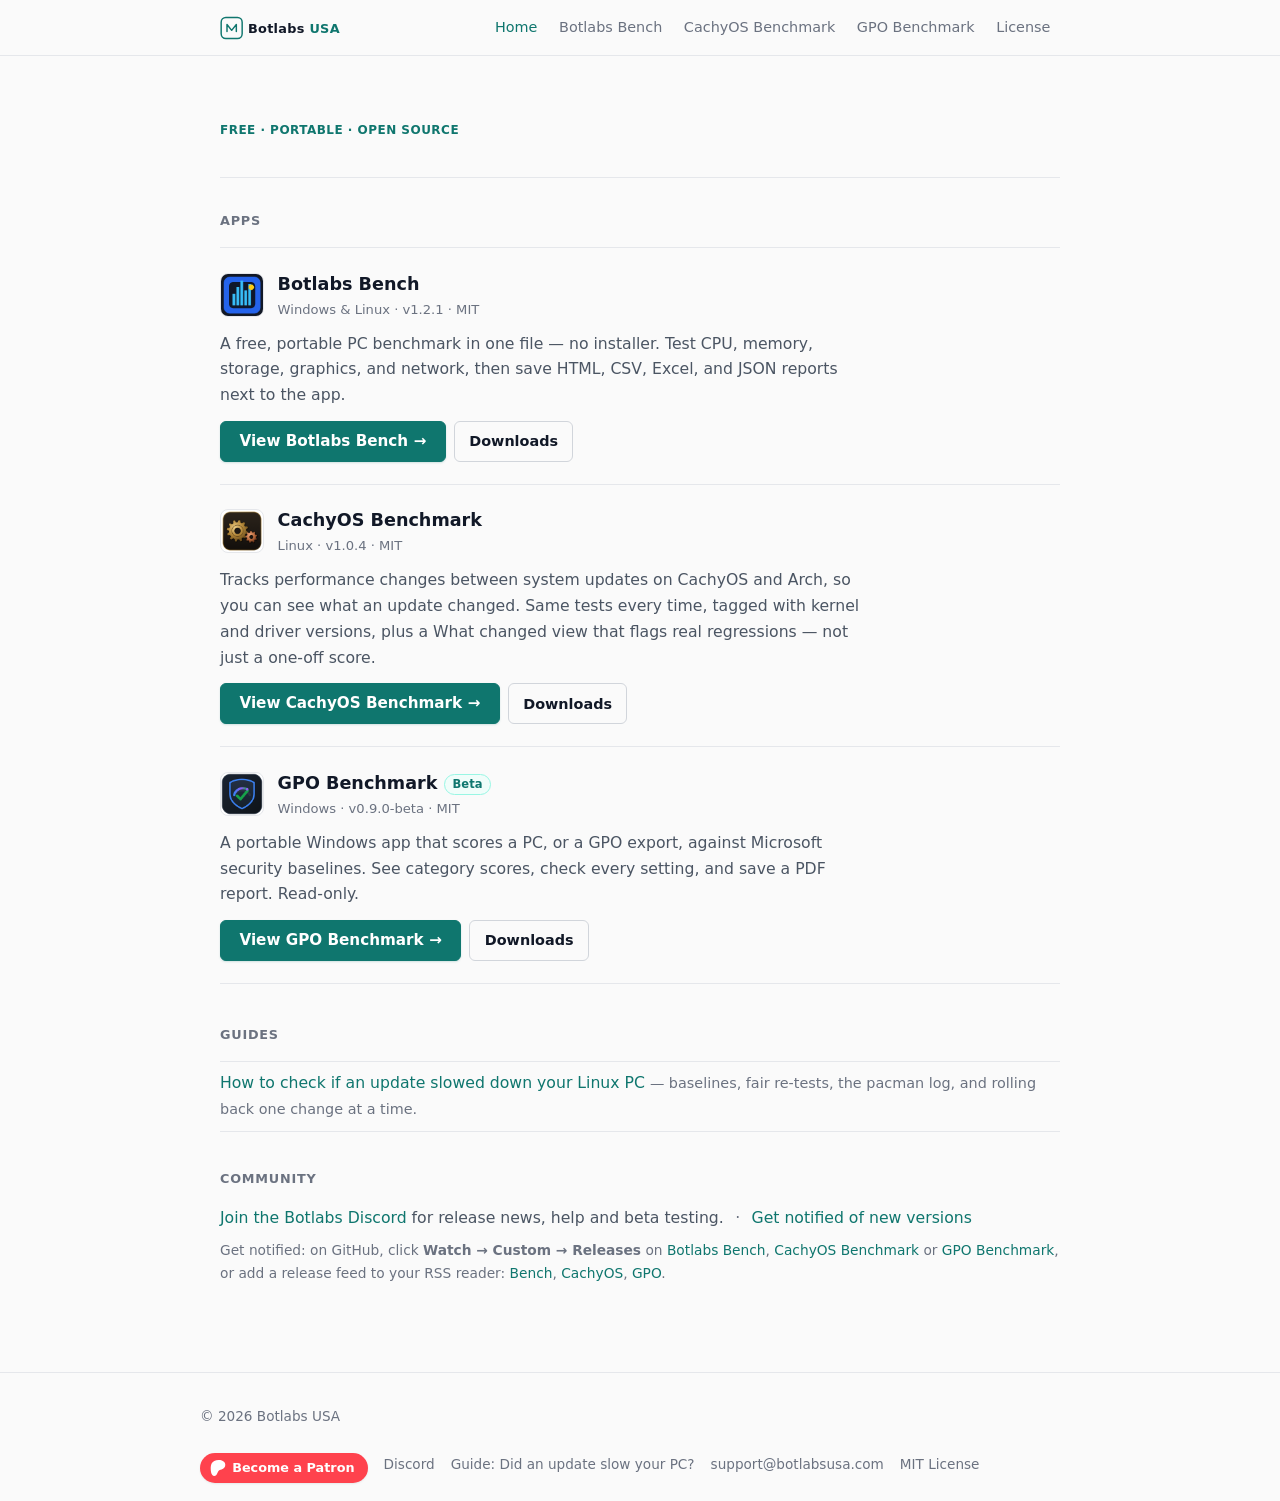
<file: index.html>
<!DOCTYPE html>
<html lang="en">
<head>
  <meta charset="utf-8">
  <meta name="viewport" content="width=device-width, initial-scale=1">
  <title>Botlabs USA — Free, portable PC apps and benchmarks</title>
  <meta name="description" content="Free, portable PC apps from Botlabs USA: Botlabs Bench (Windows &amp; Linux benchmark), CachyOS Benchmark (track performance between updates) and GPO Benchmark.">
  <link rel="canonical" href="https://botlabsusa.com/">
  <meta name="theme-color" content="#fafafa">
  <meta property="og:type" content="website">
  <meta property="og:site_name" content="Botlabs USA">
  <meta property="og:locale" content="en_US">
  <meta property="og:title" content="Botlabs USA — Free, portable PC apps">
  <meta property="og:description" content="Free, open-source PC apps: Botlabs Bench, CachyOS Benchmark and GPO Benchmark. Download, run, compare.">
  <meta property="og:url" content="https://botlabsusa.com/">
  <meta property="og:image" content="https://botlabsusa.com/assets/social/site.png">
  <meta property="og:image:width" content="1280">
  <meta property="og:image:height" content="640">
  <meta property="og:image:alt" content="Botlabs USA — free, portable PC apps">
  <meta name="twitter:card" content="summary_large_image">
  <meta name="twitter:title" content="Botlabs USA — Free, portable PC apps">
  <meta name="twitter:description" content="Free, open-source PC apps: Botlabs Bench, CachyOS Benchmark and GPO Benchmark. Download, run, compare.">
  <meta name="twitter:image" content="https://botlabsusa.com/assets/social/site.png">
  <meta name="twitter:image:alt" content="Botlabs USA — free, portable PC apps">
  <script type="application/ld+json">
{
  "@context": "https://schema.org",
  "@type": "Organization",
  "name": "Botlabs USA",
  "url": "https://botlabsusa.com/",
  "logo": "https://botlabsusa.com/assets/social/site.png",
  "email": "support@botlabsusa.com",
  "sameAs": [
    "https://github.com/botlabsusa",
    "https://www.patreon.com/botlabs",
    "https://discord.gg/YdHBtghbmr"
  ]
}
  </script>
  <script type="application/ld+json">
{
  "@context": "https://schema.org",
  "@type": "WebSite",
  "name": "Botlabs USA",
  "url": "https://botlabsusa.com/"
}
  </script>
  <link rel="icon" href="/assets/favicon.svg" type="image/svg+xml">
  <link rel="stylesheet" href="/css/style.css">
</head>
<body>
  <a class="skip-link" href="#main">Skip to content</a>
  <header class="site-header">
    <div class="header-inner">
      <a class="logo-link" href="/" aria-label="Botlabs USA home">
        <img src="/assets/logo.svg" alt="Botlabs USA" width="200" height="40">
      </a>
      <button class="nav-toggle" type="button" aria-expanded="false" aria-controls="site-nav" aria-label="Menu">☰</button>
      <nav id="site-nav" class="nav" aria-label="Primary">
        <a href="/" aria-current="page">Home</a>
        <a href="/apps/botlabs-bench.html">Botlabs Bench</a>
        <a href="/apps/cachyos-benchmark.html">CachyOS Benchmark</a>
        <a href="/apps/gpo-benchmark.html">GPO Benchmark</a>
        <a href="/license.html">License</a>
      </nav>
    </div>
  </header>

  <main id="main">
    <div class="container">
      <section class="hero">
        <h1 class="visually-hidden">Botlabs USA: free, portable PC apps and benchmarks</h1>
        <span class="hero-badge">Free · Portable · Open source</span>
      </section>

      <h2 class="section-title" id="apps">Apps</h2>
      <div class="app-grid">
        <article class="app-card">
          <div class="app-card-header">
            <img src="/assets/botlabsbench.png" width="56" height="56" alt="">
            <div>
              <h2><a class="app-title" href="/apps/botlabs-bench.html">Botlabs Bench</a></h2>
              <div class="meta">Windows &amp; Linux · v1.2.1 · MIT</div>
            </div>
          </div>
          <p>
            A free, portable PC benchmark in one file — no installer. Test CPU, memory, storage,
            graphics, and network, then save HTML, CSV, Excel, and JSON reports next to the app.
          </p>
          <div class="card-actions">
            <a class="btn btn-primary btn-view" href="/apps/botlabs-bench.html">View Botlabs Bench <span aria-hidden="true">→</span></a>
            <a class="btn btn-secondary" href="/apps/botlabs-bench.html#downloads">Downloads</a>
          </div>
        </article>

        <article class="app-card">
          <div class="app-card-header">
            <img src="/assets/icons/cachyos-benchmark/cachy-bench-plate-256.png" width="56" height="56" alt="">
            <div>
              <h2><a class="app-title" href="/apps/cachyos-benchmark.html">CachyOS Benchmark</a></h2>
              <div class="meta">Linux · v1.0.4 · MIT</div>
            </div>
          </div>
          <p>
            Tracks performance changes between system updates on CachyOS and Arch, so you can see what an update changed.
            Same tests every time, tagged with kernel and driver versions, plus a What changed
            view that flags real regressions — not just a one-off score.
          </p>
          <div class="card-actions">
            <a class="btn btn-primary btn-view" href="/apps/cachyos-benchmark.html">View CachyOS Benchmark <span aria-hidden="true">→</span></a>
            <a class="btn btn-secondary" href="/apps/cachyos-benchmark.html#downloads">Downloads</a>
          </div>
        </article>
        <article class="app-card">
          <div class="app-card-header">
            <img src="/assets/gpo-benchmark.png" width="56" height="56" alt="">
            <div>
              <h2><a class="app-title" href="/apps/gpo-benchmark.html">GPO Benchmark</a> <span class="badge badge-accent">Beta</span></h2>
              <div class="meta">Windows · v0.9.0-beta · MIT</div>
            </div>
          </div>
          <p>
            A portable Windows app that scores a PC, or a GPO export, against Microsoft security
            baselines. See category scores, check every setting, and save a PDF report. Read-only.
          </p>
          <div class="card-actions">
            <a class="btn btn-primary btn-view" href="/apps/gpo-benchmark.html">View GPO Benchmark <span aria-hidden="true">→</span></a>
            <a class="btn btn-secondary" href="/apps/gpo-benchmark.html#downloads">Downloads</a>
          </div>
        </article>
      </div>

      <h2 class="section-title" id="guides">Guides</h2>
      <ul class="guide-list">
        <li><a href="/guides/check-if-an-update-slowed-your-linux-pc.html">How to check if an update slowed down your Linux PC</a> <span class="meta">— baselines, fair re-tests, the pacman log, and rolling back one change at a time.</span></li>
      </ul>

      <section class="community" aria-labelledby="community-title">
        <h2 class="section-title" id="community-title">Community</h2>
        <p class="community-line">
          <a href="https://discord.gg/YdHBtghbmr" target="_blank" rel="noopener">Join the Botlabs Discord</a> for release news, help and beta testing.
          <span class="sep" aria-hidden="true">·</span>
          <a href="/#get-notified">Get notified of new versions</a>
        </p>
        <p class="community-line small" id="get-notified">
          Get notified: on GitHub, click <strong>Watch → Custom → Releases</strong> on
          <a href="https://github.com/botlabsusa/botlabs-bench">Botlabs Bench</a>,
          <a href="https://github.com/botlabsusa/cachyos-benchmark">CachyOS Benchmark</a> or
          <a href="https://github.com/botlabsusa/gpo-benchmark">GPO Benchmark</a>, or add a release feed to your RSS reader:
          <a href="https://github.com/botlabsusa/botlabs-bench/releases.atom">Bench</a>,
          <a href="https://github.com/botlabsusa/cachyos-benchmark/releases.atom">CachyOS</a>,
          <a href="https://github.com/botlabsusa/gpo-benchmark/releases.atom">GPO</a>.
        </p>
      </section>

    </div>
  </main>

  <footer class="site-footer">
    <div class="footer-inner">
      <p>© 2026 Botlabs USA</p>
      <div class="footer-links">
        <a class="patreon-badge" href="https://www.patreon.com/botlabs" target="_blank" rel="noopener" aria-label="Become a Patron on Patreon">
          <svg class="patreon-badge-icon" viewBox="0 0 24 24" aria-hidden="true" focusable="false" width="16" height="16">
            <path fill="currentColor" d="M22.957 7.21c-.004-3.064-2.391-5.576-5.191-6.482-3.478-1.125-8.064-.962-11.384.604C2.357 3.231 1.093 7.391 1.046 11.54c-.039 3.411.302 12.396 5.369 12.46 3.765.047 4.326-4.804 6.068-7.141 1.24-1.662 2.836-2.132 4.801-2.618 3.376-.836 5.678-3.501 5.673-7.031Z"/>
          </svg>
          <span>Become a Patron</span>
        </a>
        <a href="https://discord.gg/YdHBtghbmr" target="_blank" rel="noopener">Discord</a>
        <a href="/guides/check-if-an-update-slowed-your-linux-pc.html">Guide: Did an update slow your PC?</a>
        <a href="mailto:support@botlabsusa.com">support@botlabsusa.com</a>
        <a href="/license.html">MIT License</a>
      </div>
    </div>
  </footer>
  <script src="/js/main.js" defer></script>
<script data-goatcounter="https://botlabsusa.goatcounter.com/count" async src="https://gc.zgo.at/count.js"></script>
</body>
</html>
</file>
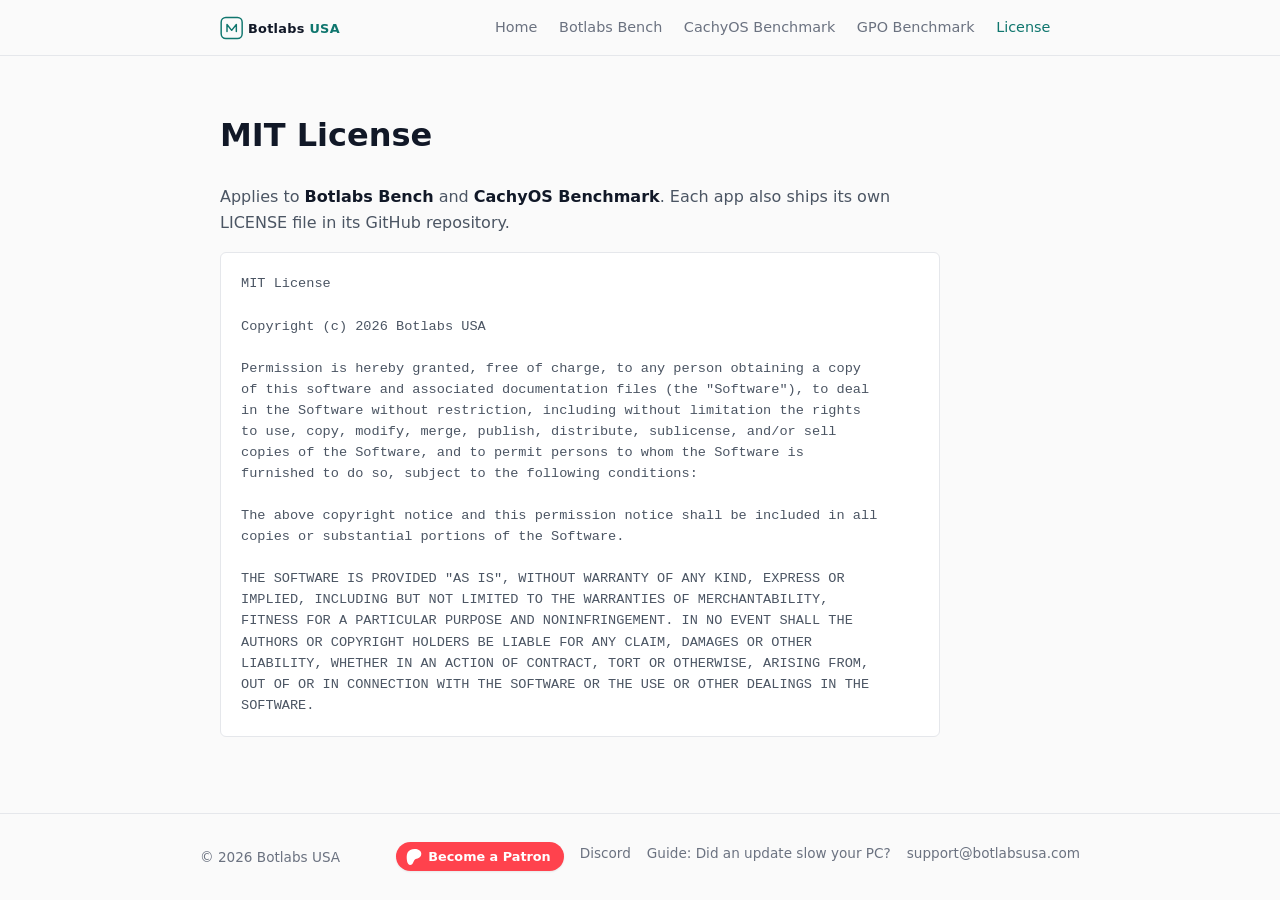
<file: license.html>
<!DOCTYPE html>
<html lang="en">
<head>
  <meta charset="utf-8">
  <meta name="viewport" content="width=device-width, initial-scale=1">
  <title>MIT License — Botlabs USA</title>
  <meta name="description" content="Botlabs Bench, CachyOS Benchmark and GPO Benchmark are free and open source under the MIT License from Botlabs USA.">
  <link rel="canonical" href="https://botlabsusa.com/license.html">
  <meta name="theme-color" content="#fafafa">
  <meta property="og:type" content="website">
  <meta property="og:site_name" content="Botlabs USA">
  <meta property="og:locale" content="en_US">
  <meta property="og:title" content="MIT License — Botlabs USA">
  <meta property="og:description" content="The MIT License for Botlabs Bench, CachyOS Benchmark and GPO Benchmark.">
  <meta property="og:url" content="https://botlabsusa.com/license.html">
  <meta property="og:image" content="https://botlabsusa.com/assets/social/site.png">
  <meta property="og:image:width" content="1280">
  <meta property="og:image:height" content="640">
  <meta property="og:image:alt" content="Botlabs USA — free, portable PC apps">
  <meta name="twitter:card" content="summary_large_image">
  <meta name="twitter:title" content="MIT License — Botlabs USA">
  <meta name="twitter:description" content="The MIT License for Botlabs Bench, CachyOS Benchmark and GPO Benchmark.">
  <meta name="twitter:image" content="https://botlabsusa.com/assets/social/site.png">
  <meta name="twitter:image:alt" content="Botlabs USA — free, portable PC apps">
  <link rel="icon" href="/assets/favicon.svg" type="image/svg+xml">
  <link rel="stylesheet" href="/css/style.css">
</head>
<body>
  <a class="skip-link" href="#main">Skip to content</a>
  <header class="site-header">
    <div class="header-inner">
      <a class="logo-link" href="/" aria-label="Botlabs USA home">
        <img src="/assets/logo.svg" alt="Botlabs USA" width="200" height="40">
      </a>
      <button class="nav-toggle" type="button" aria-expanded="false" aria-controls="site-nav" aria-label="Menu">☰</button>
      <nav id="site-nav" class="nav" aria-label="Primary">
        <a href="/">Home</a>
        <a href="/apps/botlabs-bench.html">Botlabs Bench</a>
        <a href="/apps/cachyos-benchmark.html">CachyOS Benchmark</a>
        <a href="/apps/gpo-benchmark.html">GPO Benchmark</a>
        <a href="/license.html" aria-current="page">License</a>
      </nav>
    </div>
  </header>

  <main id="main">
    <div class="container">
      <h1>MIT License</h1>
      <p class="prose">Applies to <strong>Botlabs Bench</strong> and <strong>CachyOS Benchmark</strong>. Each app also ships its own LICENSE file in its GitHub repository.</p>
      <div class="license-box">MIT License

Copyright (c) 2026 Botlabs USA

Permission is hereby granted, free of charge, to any person obtaining a copy
of this software and associated documentation files (the "Software"), to deal
in the Software without restriction, including without limitation the rights
to use, copy, modify, merge, publish, distribute, sublicense, and/or sell
copies of the Software, and to permit persons to whom the Software is
furnished to do so, subject to the following conditions:

The above copyright notice and this permission notice shall be included in all
copies or substantial portions of the Software.

THE SOFTWARE IS PROVIDED "AS IS", WITHOUT WARRANTY OF ANY KIND, EXPRESS OR
IMPLIED, INCLUDING BUT NOT LIMITED TO THE WARRANTIES OF MERCHANTABILITY,
FITNESS FOR A PARTICULAR PURPOSE AND NONINFRINGEMENT. IN NO EVENT SHALL THE
AUTHORS OR COPYRIGHT HOLDERS BE LIABLE FOR ANY CLAIM, DAMAGES OR OTHER
LIABILITY, WHETHER IN AN ACTION OF CONTRACT, TORT OR OTHERWISE, ARISING FROM,
OUT OF OR IN CONNECTION WITH THE SOFTWARE OR THE USE OR OTHER DEALINGS IN THE
SOFTWARE.</div>
    </div>
  </main>

  <footer class="site-footer">
    <div class="footer-inner">
      <p>© 2026 Botlabs USA</p>
      <div class="footer-links">
        <a class="patreon-badge" href="https://www.patreon.com/botlabs" target="_blank" rel="noopener" aria-label="Become a Patron on Patreon">
          <svg class="patreon-badge-icon" viewBox="0 0 24 24" aria-hidden="true" focusable="false" width="16" height="16">
            <path fill="currentColor" d="M22.957 7.21c-.004-3.064-2.391-5.576-5.191-6.482-3.478-1.125-8.064-.962-11.384.604C2.357 3.231 1.093 7.391 1.046 11.54c-.039 3.411.302 12.396 5.369 12.46 3.765.047 4.326-4.804 6.068-7.141 1.24-1.662 2.836-2.132 4.801-2.618 3.376-.836 5.678-3.501 5.673-7.031Z"/>
          </svg>
          <span>Become a Patron</span>
        </a>
        <a href="https://discord.gg/YdHBtghbmr" target="_blank" rel="noopener">Discord</a>
        <a href="/guides/check-if-an-update-slowed-your-linux-pc.html">Guide: Did an update slow your PC?</a>
        <a href="mailto:support@botlabsusa.com">support@botlabsusa.com</a>
      </div>
    </div>
  </footer>
  <script src="/js/main.js" defer></script>
<script data-goatcounter="https://botlabsusa.goatcounter.com/count" async src="https://gc.zgo.at/count.js"></script>
</body>
</html>
</file>
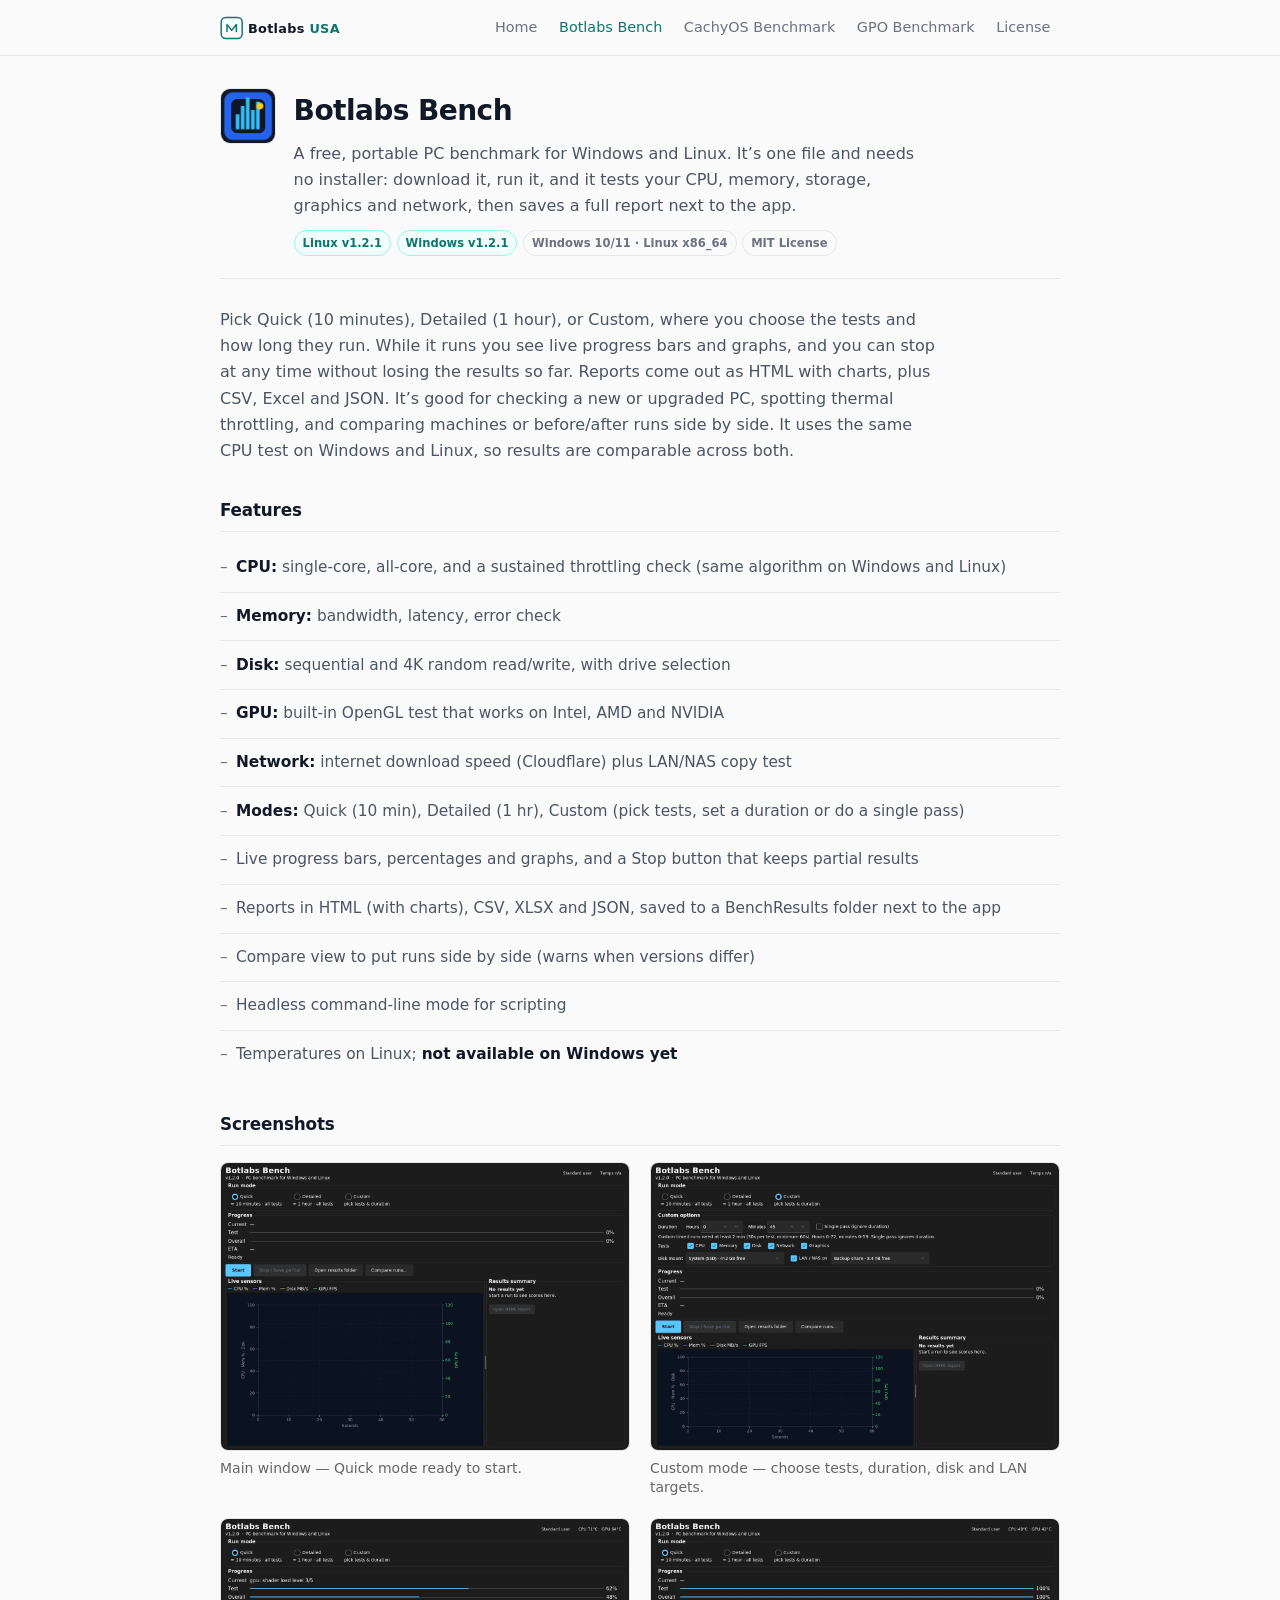
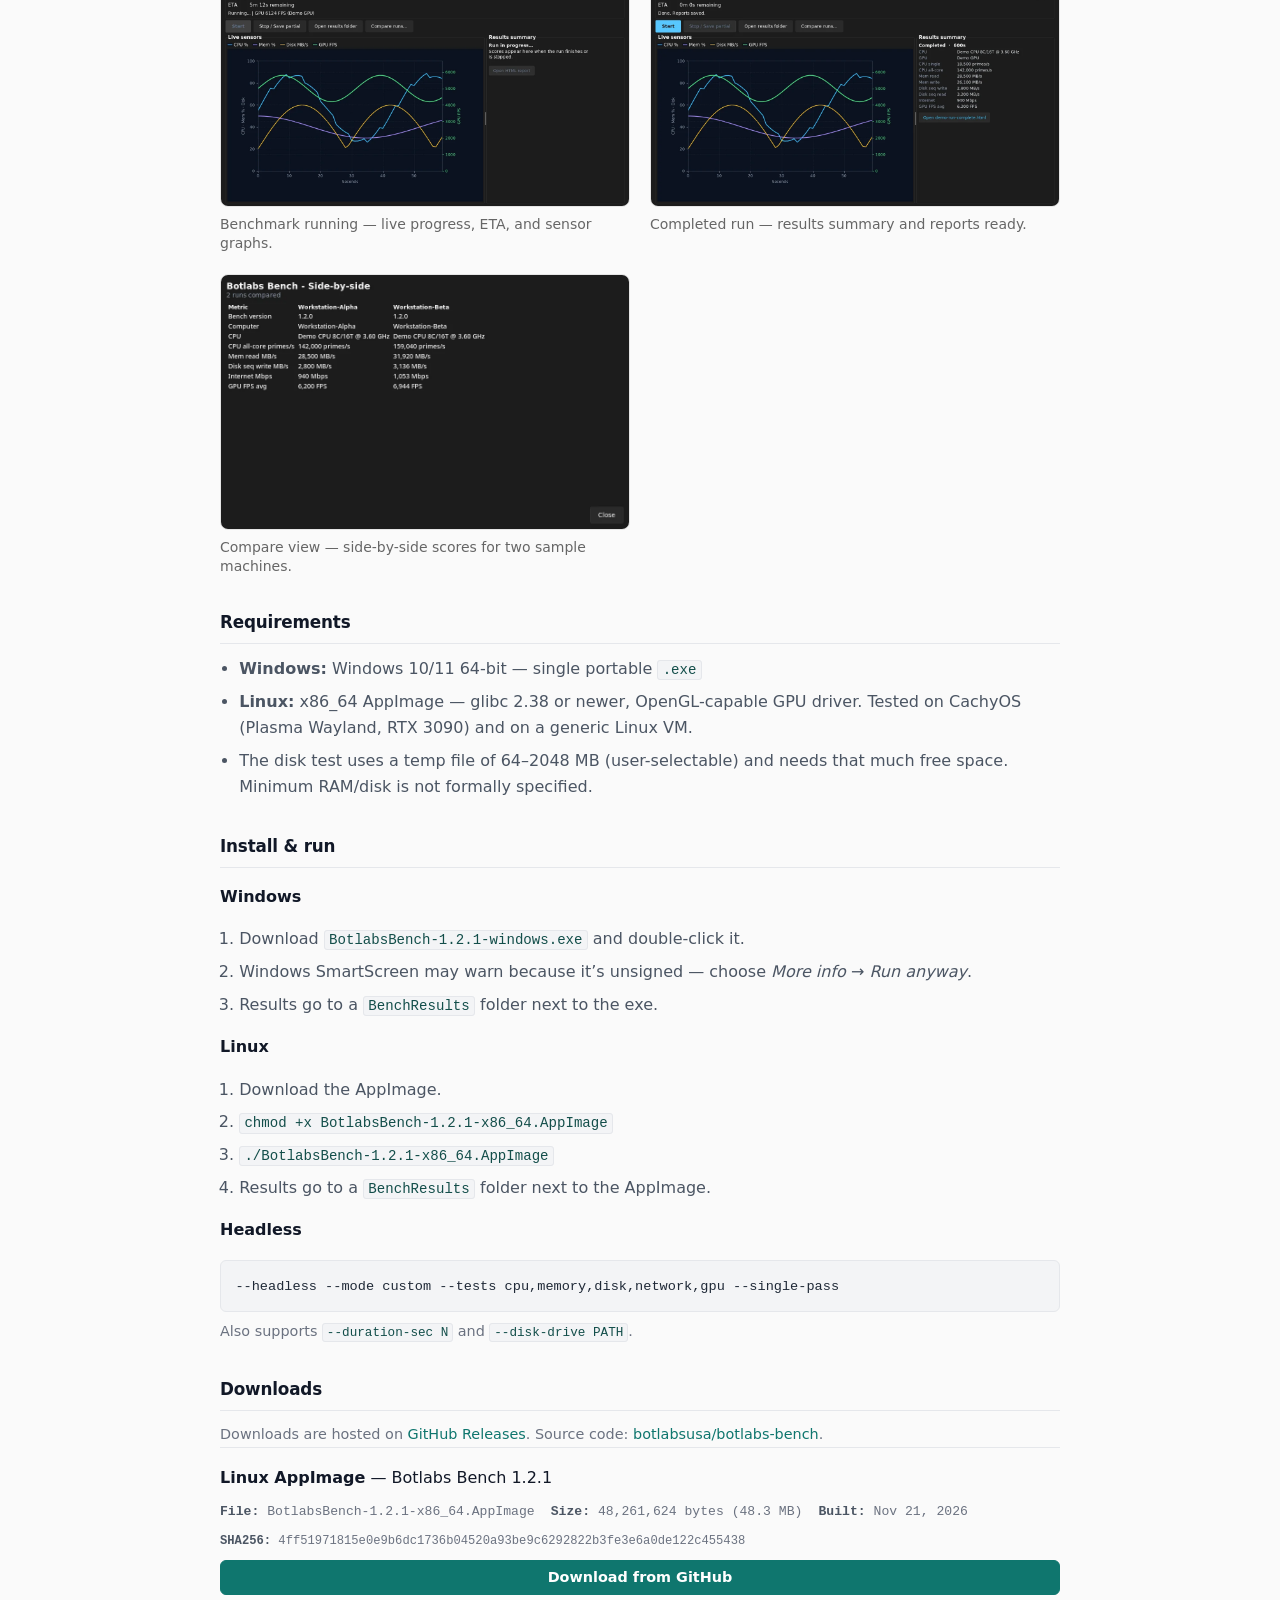
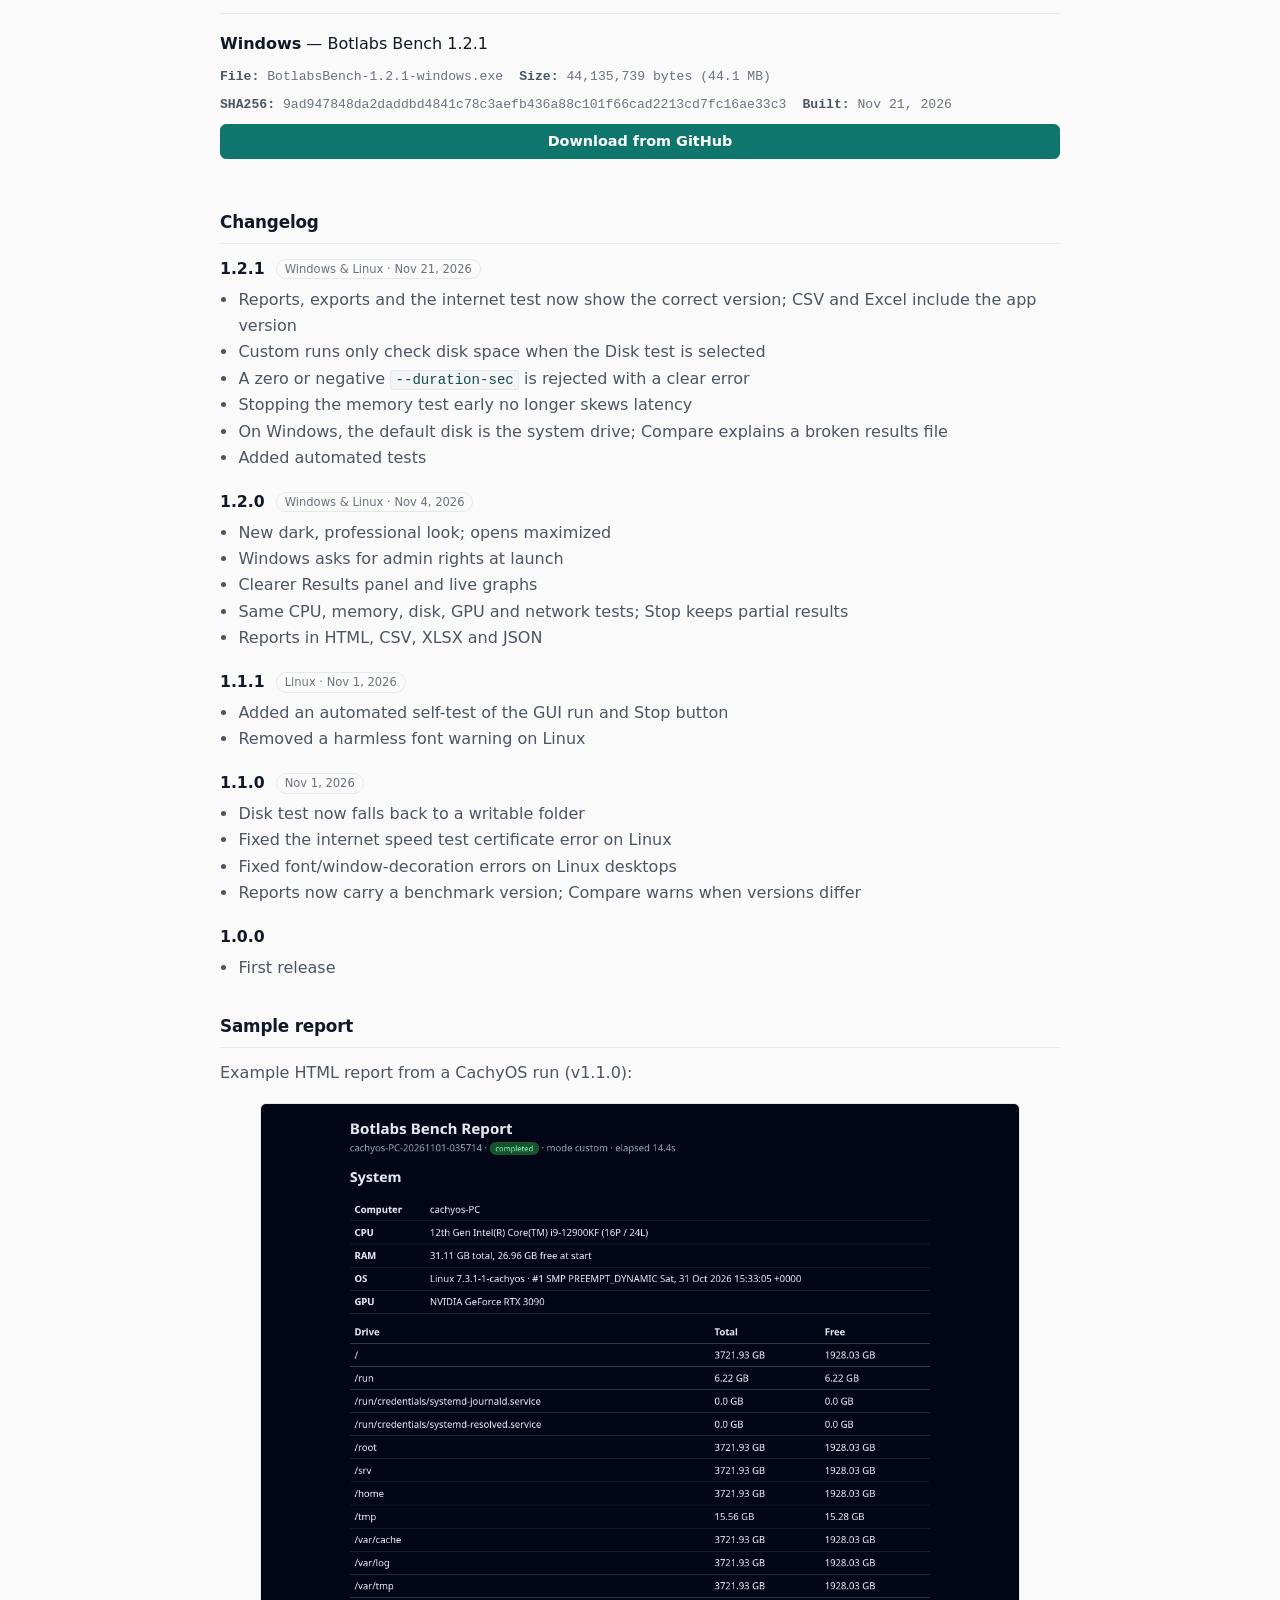
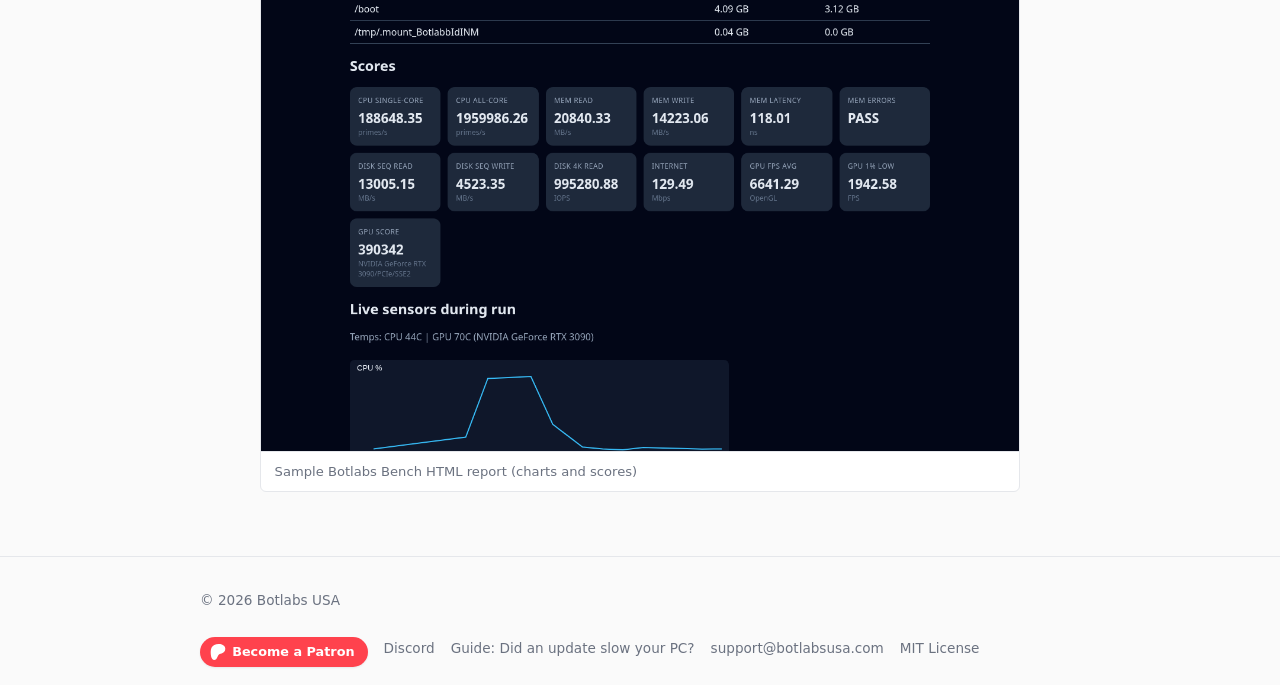
<file: apps/botlabs-bench.html>
<!DOCTYPE html>
<html lang="en">
<head>
  <meta charset="utf-8">
  <meta name="viewport" content="width=device-width, initial-scale=1">
  <title>Botlabs Bench — Free portable PC benchmark for Windows &amp; Linux | Botlabs USA</title>
  <meta name="description" content="Botlabs Bench is a free, portable PC benchmark for Windows and Linux. One file, no installer: test CPU, memory, disk, GPU and network, then save reports.">
  <link rel="canonical" href="https://botlabsusa.com/apps/botlabs-bench.html">
  <meta name="theme-color" content="#fafafa">
  <meta property="og:type" content="website">
  <meta property="og:site_name" content="Botlabs USA">
  <meta property="og:locale" content="en_US">
  <meta property="og:title" content="Botlabs Bench — Free portable PC benchmark">
  <meta property="og:description" content="Free portable PC benchmark for Windows and Linux. One file, no installer. Quick, Detailed or Custom runs with HTML, CSV, Excel and JSON reports.">
  <meta property="og:url" content="https://botlabsusa.com/apps/botlabs-bench.html">
  <meta property="og:image" content="https://botlabsusa.com/assets/social/botlabs-bench.png">
  <meta property="og:image:width" content="1280">
  <meta property="og:image:height" content="640">
  <meta property="og:image:alt" content="Botlabs Bench — portable PC benchmark for Windows and Linux">
  <meta name="twitter:card" content="summary_large_image">
  <meta name="twitter:title" content="Botlabs Bench — Free portable PC benchmark">
  <meta name="twitter:description" content="Free portable PC benchmark for Windows and Linux. One file, no installer. Quick, Detailed or Custom runs with HTML, CSV, Excel and JSON reports.">
  <meta name="twitter:image" content="https://botlabsusa.com/assets/social/botlabs-bench.png">
  <meta name="twitter:image:alt" content="Botlabs Bench — portable PC benchmark for Windows and Linux">
  <link rel="alternate" type="application/atom+xml" title="Botlabs Bench releases" href="https://github.com/botlabsusa/botlabs-bench/releases.atom">
  <script type="application/ld+json">
{
  "@context": "https://schema.org",
  "@type": "SoftwareApplication",
  "name": "Botlabs Bench",
  "applicationCategory": "UtilitiesApplication",
  "operatingSystem": "Windows 10, Windows 11, Linux x86_64",
  "softwareVersion": "1.2.1",
  "description": "Free, portable PC benchmark for Windows and Linux. Tests CPU, memory, storage, graphics and network and saves HTML, CSV, Excel and JSON reports.",
  "url": "https://botlabsusa.com/apps/botlabs-bench.html",
  "image": "https://botlabsusa.com/assets/botlabsbench.png",
  "downloadUrl": [
    "https://github.com/botlabsusa/botlabs-bench/releases/download/v1.2.1/BotlabsBench-1.2.1-windows.exe",
    "https://github.com/botlabsusa/botlabs-bench/releases/download/v1.2.1/BotlabsBench-1.2.1-x86_64.AppImage"
  ],
  "releaseNotes": "https://github.com/botlabsusa/botlabs-bench/releases/tag/v1.2.1",
  "screenshot": [
    "https://botlabsusa.com/assets/screenshots/botlabs-bench/01-main-quick.webp",
    "https://botlabsusa.com/assets/screenshots/botlabs-bench/04-finished-results.webp"
  ],
  "license": "https://opensource.org/licenses/MIT",
  "isAccessibleForFree": true,
  "offers": {
    "@type": "Offer",
    "price": "0",
    "priceCurrency": "USD"
  },
  "author": {
    "@type": "Organization",
    "name": "Botlabs USA",
    "url": "https://botlabsusa.com/"
  },
  "publisher": {
    "@type": "Organization",
    "name": "Botlabs USA",
    "url": "https://botlabsusa.com/"
  }
}
  </script>
  <link rel="icon" href="/assets/favicon.svg" type="image/svg+xml">
  <link rel="stylesheet" href="/css/style.css">
</head>
<body>
  <a class="skip-link" href="#main">Skip to content</a>
  <header class="site-header">
    <div class="header-inner">
      <a class="logo-link" href="/" aria-label="Botlabs USA home">
        <img src="/assets/logo.svg" alt="Botlabs USA" width="200" height="40">
      </a>
      <button class="nav-toggle" type="button" aria-expanded="false" aria-controls="site-nav" aria-label="Menu">☰</button>
      <nav id="site-nav" class="nav" aria-label="Primary">
        <a href="/">Home</a>
        <a href="/apps/botlabs-bench.html" aria-current="page">Botlabs Bench</a>
        <a href="/apps/cachyos-benchmark.html">CachyOS Benchmark</a>
        <a href="/apps/gpo-benchmark.html">GPO Benchmark</a>
        <a href="/license.html">License</a>
      </nav>
    </div>
  </header>

  <main id="main">
    <div class="container">
      <header class="page-header">
        <img class="app-icon" src="/assets/botlabsbench.png" width="80" height="80" alt="">
        <div>
          <h1>Botlabs Bench</h1>
          <p class="lede">
            A free, portable PC benchmark for Windows and Linux. It’s one file and needs no installer:
            download it, run it, and it tests your CPU, memory, storage, graphics and network, then saves
            a full report next to the app.
          </p>
          <div class="badges">
            <span class="badge badge-accent">Linux v1.2.1</span>
            <span class="badge badge-accent">Windows v1.2.1</span>
            <span class="badge">Windows 10/11 · Linux x86_64</span>
            <span class="badge"><a href="/license.html">MIT License</a></span>
          </div>
        </div>
      </header>

      <div class="prose">
        <p>
          Pick Quick (10 minutes), Detailed (1 hour), or Custom, where you choose the tests and how long
          they run. While it runs you see live progress bars and graphs, and you can stop at any time
          without losing the results so far. Reports come out as HTML with charts, plus CSV, Excel and JSON.
          It’s good for checking a new or upgraded PC, spotting thermal throttling, and comparing machines
          or before/after runs side by side. It uses the same CPU test on Windows and Linux, so results are
          comparable across both.
        </p>
      </div>

      <h2 class="section" id="features">Features</h2>
      <ul class="feature-list">
        <li><strong>CPU:</strong> single-core, all-core, and a sustained throttling check (same algorithm on Windows and Linux)</li>
        <li><strong>Memory:</strong> bandwidth, latency, error check</li>
        <li><strong>Disk:</strong> sequential and 4K random read/write, with drive selection</li>
        <li><strong>GPU:</strong> built-in OpenGL test that works on Intel, AMD and NVIDIA</li>
        <li><strong>Network:</strong> internet download speed (Cloudflare) plus LAN/NAS copy test</li>
        <li><strong>Modes:</strong> Quick (10 min), Detailed (1 hr), Custom (pick tests, set a duration or do a single pass)</li>
        <li>Live progress bars, percentages and graphs, and a Stop button that keeps partial results</li>
        <li>Reports in HTML (with charts), CSV, XLSX and JSON, saved to a BenchResults folder next to the app</li>
        <li>Compare view to put runs side by side (warns when versions differ)</li>
        <li>Headless command-line mode for scripting</li>
        <li>Temperatures on Linux; <strong>not available on Windows yet</strong></li>
      </ul>

      <h2 class="section" id="screenshots">Screenshots</h2>
      <div class="shot-grid">
        <figure class="shot">
          <a href="/assets/screenshots/botlabs-bench/01-main-quick.webp" target="_blank" rel="noopener"><img src="/assets/screenshots/botlabs-bench/01-main-quick.webp" alt="Botlabs Bench main window — Quick mode ready to start. (demo data)" width="1280" height="900" loading="lazy"></a>
          <figcaption>Main window — Quick mode ready to start.</figcaption>
        </figure>
        <figure class="shot">
          <a href="/assets/screenshots/botlabs-bench/02-custom-setup.webp" target="_blank" rel="noopener"><img src="/assets/screenshots/botlabs-bench/02-custom-setup.webp" alt="Botlabs Bench custom mode — choose tests, duration, disk and LAN targets. (demo data)" width="1280" height="900" loading="lazy"></a>
          <figcaption>Custom mode — choose tests, duration, disk and LAN targets.</figcaption>
        </figure>
        <figure class="shot">
          <a href="/assets/screenshots/botlabs-bench/03-run-in-progress.webp" target="_blank" rel="noopener"><img src="/assets/screenshots/botlabs-bench/03-run-in-progress.webp" alt="Botlabs Bench benchmark running — live progress, ETA, and sensor graphs. (demo data)" width="1280" height="900" loading="lazy"></a>
          <figcaption>Benchmark running — live progress, ETA, and sensor graphs.</figcaption>
        </figure>
        <figure class="shot">
          <a href="/assets/screenshots/botlabs-bench/04-finished-results.webp" target="_blank" rel="noopener"><img src="/assets/screenshots/botlabs-bench/04-finished-results.webp" alt="Botlabs Bench completed run — results summary and reports ready. (demo data)" width="1280" height="900" loading="lazy"></a>
          <figcaption>Completed run — results summary and reports ready.</figcaption>
        </figure>
        <figure class="shot">
          <a href="/assets/screenshots/botlabs-bench/05-compare.webp" target="_blank" rel="noopener"><img src="/assets/screenshots/botlabs-bench/05-compare.webp" alt="Botlabs Bench compare view — side-by-side scores for two sample machines. (demo data)" width="900" height="560" loading="lazy"></a>
          <figcaption>Compare view — side-by-side scores for two sample machines.</figcaption>
        </figure>
      </div>

      <h2 class="section" id="requirements">Requirements</h2>
      <div class="req-box">
        <ul>
          <li><strong>Windows:</strong> Windows 10/11 64-bit — single portable <code>.exe</code></li>
          <li><strong>Linux:</strong> x86_64 AppImage — glibc 2.38 or newer, OpenGL-capable GPU driver. Tested on CachyOS (Plasma Wayland, RTX 3090) and on a generic Linux VM.</li>
          <li>The disk test uses a temp file of 64–2048 MB (user-selectable) and needs that much free space. Minimum RAM/disk is not formally specified.</li>
        </ul>
      </div>

      <h2 class="section" id="install">Install &amp; run</h2>
      <div class="install-box">
        <p><strong>Windows</strong></p>
        <ol>
          <li>Download <code>BotlabsBench-1.2.1-windows.exe</code> and double-click it.</li>
          <li>Windows SmartScreen may warn because it’s unsigned — choose <em>More info</em> → <em>Run anyway</em>.</li>
          <li>Results go to a <code>BenchResults</code> folder next to the exe.</li>
        </ol>
        <p style="margin-top:1rem"><strong>Linux</strong></p>
        <ol>
          <li>Download the AppImage.</li>
          <li><code>chmod +x BotlabsBench-1.2.1-x86_64.AppImage</code></li>
          <li><code>./BotlabsBench-1.2.1-x86_64.AppImage</code></li>
          <li>Results go to a <code>BenchResults</code> folder next to the AppImage.</li>
        </ol>
        <p style="margin-top:1rem"><strong>Headless</strong></p>
        <pre><code>--headless --mode custom --tests cpu,memory,disk,network,gpu --single-pass</code></pre>
        <p class="note">Also supports <code>--duration-sec N</code> and <code>--disk-drive PATH</code>.</p>
      </div>

      <h2 class="section" id="downloads">Downloads</h2>
      <div class="download-panel">
        <p class="note">Downloads are hosted on <a href="https://github.com/botlabsusa/botlabs-bench/releases/tag/v1.2.1">GitHub Releases</a>. Source code: <a href="https://github.com/botlabsusa/botlabs-bench">botlabsusa/botlabs-bench</a>.</p>
        <p class="note dl-count" data-gh-repo="botlabsusa/botlabs-bench" data-min="100" hidden></p>

        <div class="download-item">
          <div>
            <strong>Linux AppImage</strong> — Botlabs Bench 1.2.1
          </div>
          <div class="download-meta">
            <span><strong>File:</strong> BotlabsBench-1.2.1-x86_64.AppImage</span>
            <span><strong>Size:</strong> 48,261,624 bytes (48.3 MB)</span>
            <span><strong>Built:</strong> Nov 21, 2026</span>
          </div>
          <div class="download-meta hash">
            <span><strong>SHA256:</strong> 4ff51971815e0e9b6dc1736b04520a93be9c6292822b3fe3e6a0de122c455438</span>
          </div>
          <a class="btn btn-download" href="https://github.com/botlabsusa/botlabs-bench/releases/download/v1.2.1/BotlabsBench-1.2.1-x86_64.AppImage" data-file="BotlabsBench-1.2.1-x86_64.AppImage" data-goatcounter-click="download-botlabs-bench-appimage" data-goatcounter-title="BotlabsBench-1.2.1-x86_64.AppImage">Download from GitHub</a>
        </div>

        <div class="download-item">
          <div>
            <strong>Windows</strong> — Botlabs Bench 1.2.1
          </div>
          <div class="download-meta">
            <span><strong>File:</strong> BotlabsBench-1.2.1-windows.exe</span>
            <span><strong>Size:</strong> 44,135,739 bytes (44.1 MB)</span>
            <span><strong>SHA256:</strong> 9ad947848da2daddbd4841c78c3aefb436a88c101f66cad2213cd7fc16ae33c3</span>
            <span><strong>Built:</strong> Nov 21, 2026</span>
          </div>
          <a class="btn btn-download" href="https://github.com/botlabsusa/botlabs-bench/releases/download/v1.2.1/BotlabsBench-1.2.1-windows.exe" data-file="BotlabsBench-1.2.1-windows.exe" data-goatcounter-click="download-botlabs-bench-exe" data-goatcounter-title="BotlabsBench-1.2.1-windows.exe">Download from GitHub</a>
        </div>
      </div>

      <h2 class="section" id="changelog">Changelog</h2>
      <div class="changelog">
        <dl>
          <dt>1.2.1 <span class="badge">Windows &amp; Linux · Nov 21, 2026</span></dt>
          <dd>
            <ul>
              <li>Reports, exports and the internet test now show the correct version; CSV and Excel include the app version</li>
              <li>Custom runs only check disk space when the Disk test is selected</li>
              <li>A zero or negative <code>--duration-sec</code> is rejected with a clear error</li>
              <li>Stopping the memory test early no longer skews latency</li>
              <li>On Windows, the default disk is the system drive; Compare explains a broken results file</li>
              <li>Added automated tests</li>
            </ul>
          </dd>
          <dt>1.2.0 <span class="badge">Windows &amp; Linux · Nov 4, 2026</span></dt>
          <dd>
            <ul>
              <li>New dark, professional look; opens maximized</li>
              <li>Windows asks for admin rights at launch</li>
              <li>Clearer Results panel and live graphs</li>
              <li>Same CPU, memory, disk, GPU and network tests; Stop keeps partial results</li>
              <li>Reports in HTML, CSV, XLSX and JSON</li>
            </ul>
          </dd>
          <dt>1.1.1 <span class="badge">Linux · Nov 1, 2026</span></dt>
          <dd>
            <ul>
              <li>Added an automated self-test of the GUI run and Stop button</li>
              <li>Removed a harmless font warning on Linux</li>
            </ul>
          </dd>
          <dt>1.1.0 <span class="badge">Nov 1, 2026</span></dt>
          <dd>
            <ul>
              <li>Disk test now falls back to a writable folder</li>
              <li>Fixed the internet speed test certificate error on Linux</li>
              <li>Fixed font/window-decoration errors on Linux desktops</li>
              <li>Reports now carry a benchmark version; Compare warns when versions differ</li>
            </ul>
          </dd>
          <dt>1.0.0</dt>
          <dd>
            <ul>
              <li>First release</li>
            </ul>
          </dd>
        </dl>
      </div>

      <h2 class="section" id="sample-report">Sample report</h2>
      <div class="prose">
        <p>Example HTML report from a CachyOS run (v1.1.0):</p>
      </div>
      <figure class="sample-report" id="sample-report-figure">
        <!-- Filled if screenshot was generated; otherwise a note -->
        <img id="sample-report-img" src="/assets/botlabs-bench-sample-report.png" alt="Sample Botlabs Bench HTML report" width="1100" height="1375" onerror="this.closest('figure').style.display='none'; document.getElementById('sample-report-fallback').hidden=false;">
        <figcaption>Sample Botlabs Bench HTML report (charts and scores)</figcaption>
      </figure>
      <p id="sample-report-fallback" class="note" hidden>Sample report image not available yet.</p>
    </div>
  </main>

  <footer class="site-footer">
    <div class="footer-inner">
      <p>© 2026 Botlabs USA</p>
      <div class="footer-links">
        <a class="patreon-badge" href="https://www.patreon.com/botlabs" target="_blank" rel="noopener" aria-label="Become a Patron on Patreon">
          <svg class="patreon-badge-icon" viewBox="0 0 24 24" aria-hidden="true" focusable="false" width="16" height="16">
            <path fill="currentColor" d="M22.957 7.21c-.004-3.064-2.391-5.576-5.191-6.482-3.478-1.125-8.064-.962-11.384.604C2.357 3.231 1.093 7.391 1.046 11.54c-.039 3.411.302 12.396 5.369 12.46 3.765.047 4.326-4.804 6.068-7.141 1.24-1.662 2.836-2.132 4.801-2.618 3.376-.836 5.678-3.501 5.673-7.031Z"/>
          </svg>
          <span>Become a Patron</span>
        </a>
        <a href="https://discord.gg/YdHBtghbmr" target="_blank" rel="noopener">Discord</a>
        <a href="/guides/check-if-an-update-slowed-your-linux-pc.html">Guide: Did an update slow your PC?</a>
        <a href="mailto:support@botlabsusa.com">support@botlabsusa.com</a>
        <a href="/license.html">MIT License</a>
      </div>
    </div>
  </footer>
  <script src="/js/main.js" defer></script>
<script data-goatcounter="https://botlabsusa.goatcounter.com/count" async src="https://gc.zgo.at/count.js"></script>
</body>
</html>
</file>
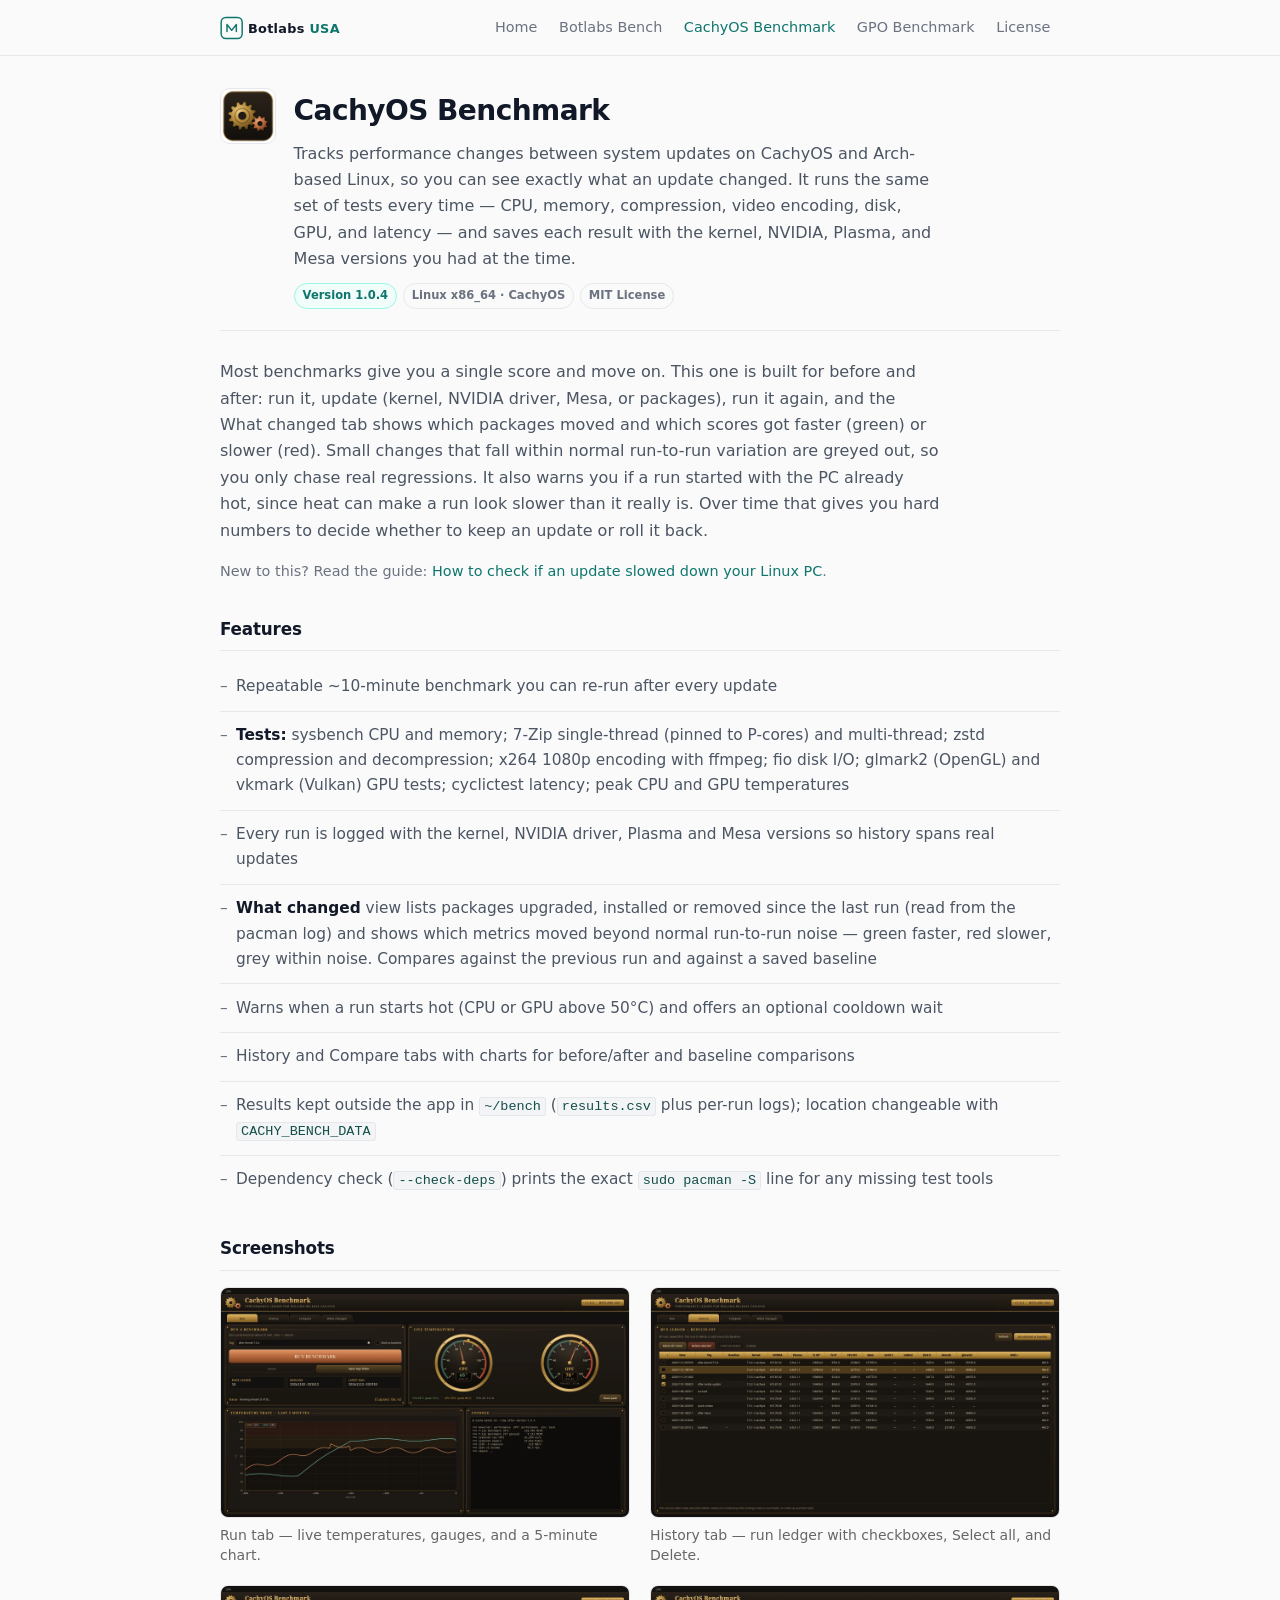
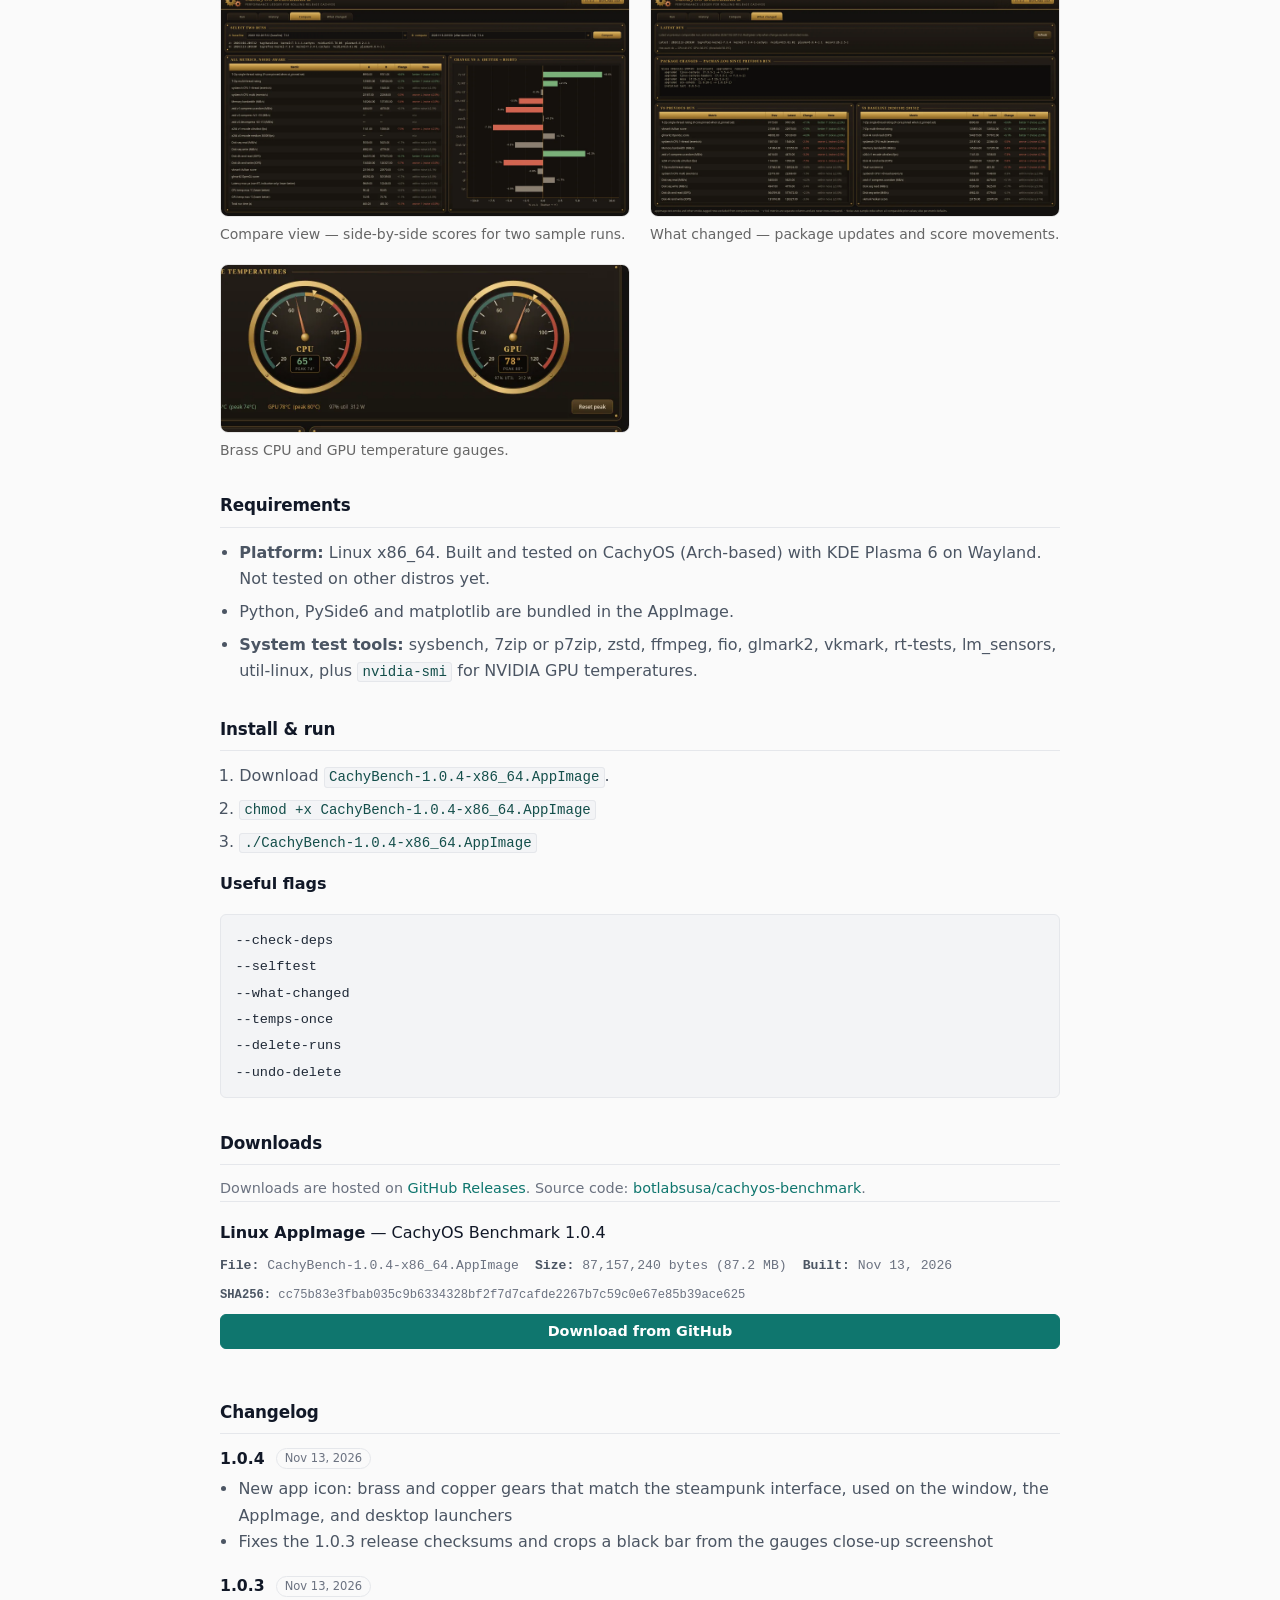
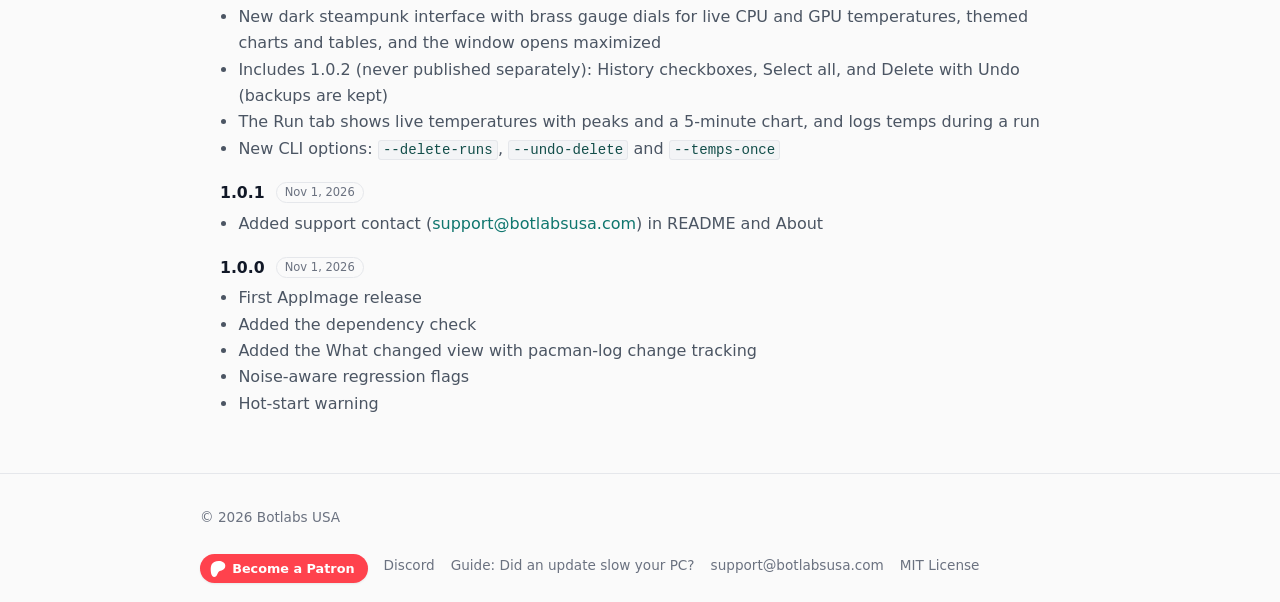
<file: apps/cachyos-benchmark.html>
<!DOCTYPE html>
<html lang="en">
<head>
  <meta charset="utf-8">
  <meta name="viewport" content="width=device-width, initial-scale=1">
  <title>CachyOS Benchmark — Track performance changes between updates | Botlabs USA</title>
  <meta name="description" content="CachyOS Benchmark tracks performance changes between system updates on CachyOS and Arch. Same tests every run, version-tagged history, and real regressions flagged.">
  <link rel="canonical" href="https://botlabsusa.com/apps/cachyos-benchmark.html">
  <meta name="theme-color" content="#fafafa">
  <meta property="og:type" content="website">
  <meta property="og:site_name" content="Botlabs USA">
  <meta property="og:locale" content="en_US">
  <meta property="og:title" content="CachyOS Benchmark — Track performance changes between updates">
  <meta property="og:description" content="Free tool that tracks performance changes between system updates on CachyOS and Arch: see which kernel, driver or package update made your PC faster or slower.">
  <meta property="og:url" content="https://botlabsusa.com/apps/cachyos-benchmark.html">
  <meta property="og:image" content="https://botlabsusa.com/assets/icons/cachyos-benchmark/social-preview.png">
  <meta property="og:image:width" content="1280">
  <meta property="og:image:height" content="640">
  <meta property="og:image:alt" content="CachyOS Benchmark — track performance across rolling updates">
  <meta name="twitter:card" content="summary_large_image">
  <meta name="twitter:title" content="CachyOS Benchmark — Track performance changes between updates">
  <meta name="twitter:description" content="Free tool that tracks performance changes between system updates on CachyOS and Arch: see which kernel, driver or package update made your PC faster or slower.">
  <meta name="twitter:image" content="https://botlabsusa.com/assets/icons/cachyos-benchmark/social-preview.png">
  <meta name="twitter:image:alt" content="CachyOS Benchmark — track performance across rolling updates">
  <link rel="alternate" type="application/atom+xml" title="CachyOS Benchmark releases" href="https://github.com/botlabsusa/cachyos-benchmark/releases.atom">
  <script type="application/ld+json">
{
  "@context": "https://schema.org",
  "@type": "SoftwareApplication",
  "name": "CachyOS Benchmark",
  "applicationCategory": "UtilitiesApplication",
  "operatingSystem": "Linux x86_64 (CachyOS, Arch-based)",
  "softwareVersion": "1.0.4",
  "description": "Tracks performance changes between system updates on CachyOS and Arch-based Linux. Runs the same tests every time, logs kernel and driver versions, and flags real regressions.",
  "url": "https://botlabsusa.com/apps/cachyos-benchmark.html",
  "image": "https://botlabsusa.com/assets/icons/cachyos-benchmark/cachy-bench-plate-256.png",
  "downloadUrl": "https://github.com/botlabsusa/cachyos-benchmark/releases/download/v1.0.4/CachyBench-1.0.4-x86_64.AppImage",
  "releaseNotes": "https://github.com/botlabsusa/cachyos-benchmark/releases/tag/v1.0.4",
  "screenshot": [
    "https://botlabsusa.com/assets/screenshots/cachyos-benchmark/01-run.webp",
    "https://botlabsusa.com/assets/screenshots/cachyos-benchmark/04-what-changed.webp"
  ],
  "license": "https://opensource.org/licenses/MIT",
  "isAccessibleForFree": true,
  "offers": {
    "@type": "Offer",
    "price": "0",
    "priceCurrency": "USD"
  },
  "author": {
    "@type": "Organization",
    "name": "Botlabs USA",
    "url": "https://botlabsusa.com/"
  },
  "publisher": {
    "@type": "Organization",
    "name": "Botlabs USA",
    "url": "https://botlabsusa.com/"
  }
}
  </script>
  <link rel="icon" href="/assets/favicon.svg" type="image/svg+xml">
  <link rel="stylesheet" href="/css/style.css">
</head>
<body>
  <a class="skip-link" href="#main">Skip to content</a>
  <header class="site-header">
    <div class="header-inner">
      <a class="logo-link" href="/" aria-label="Botlabs USA home">
        <img src="/assets/logo.svg" alt="Botlabs USA" width="200" height="40">
      </a>
      <button class="nav-toggle" type="button" aria-expanded="false" aria-controls="site-nav" aria-label="Menu">☰</button>
      <nav id="site-nav" class="nav" aria-label="Primary">
        <a href="/">Home</a>
        <a href="/apps/botlabs-bench.html">Botlabs Bench</a>
        <a href="/apps/cachyos-benchmark.html" aria-current="page">CachyOS Benchmark</a>
        <a href="/apps/gpo-benchmark.html">GPO Benchmark</a>
        <a href="/license.html">License</a>
      </nav>
    </div>
  </header>

  <main id="main">
    <div class="container">
      <header class="page-header">
        <img class="app-icon" src="/assets/icons/cachyos-benchmark/cachy-bench-plate-256.png" width="80" height="80" alt="">
        <div>
          <h1>CachyOS Benchmark</h1>
          <p class="lede">
            Tracks performance changes between system updates on CachyOS and Arch-based Linux, so you can see exactly what an update changed.
            It runs the same set of tests every time — CPU, memory, compression, video encoding, disk,
            GPU, and latency — and saves each result with the kernel, NVIDIA, Plasma, and Mesa versions
            you had at the time.
          </p>
          <div class="badges">
            <span class="badge badge-accent">Version 1.0.4</span>
            <span class="badge">Linux x86_64 · CachyOS</span>
            <span class="badge"><a href="/license.html">MIT License</a></span>
          </div>
        </div>
      </header>

      <div class="prose">
        <p>
          Most benchmarks give you a single score and move on. This one is built for before and after:
          run it, update (kernel, NVIDIA driver, Mesa, or packages), run it again, and the What changed
          tab shows which packages moved and which scores got faster (green) or slower (red). Small
          changes that fall within normal run-to-run variation are greyed out, so you only chase real
          regressions. It also warns you if a run started with the PC already hot, since heat can make a
          run look slower than it really is. Over time that gives you hard numbers to decide whether to
          keep an update or roll it back.
        </p>
        <p class="note">New to this? Read the guide: <a href="/guides/check-if-an-update-slowed-your-linux-pc.html">How to check if an update slowed down your Linux PC</a>.</p>
      </div>

      <h2 class="section" id="features">Features</h2>
      <ul class="feature-list">
        <li>Repeatable ~10-minute benchmark you can re-run after every update</li>
        <li><strong>Tests:</strong> sysbench CPU and memory; 7-Zip single-thread (pinned to P-cores) and multi-thread; zstd compression and decompression; x264 1080p encoding with ffmpeg; fio disk I/O; glmark2 (OpenGL) and vkmark (Vulkan) GPU tests; cyclictest latency; peak CPU and GPU temperatures</li>
        <li>Every run is logged with the kernel, NVIDIA driver, Plasma and Mesa versions so history spans real updates</li>
        <li><strong>What changed</strong> view lists packages upgraded, installed or removed since the last run (read from the pacman log) and shows which metrics moved beyond normal run-to-run noise — green faster, red slower, grey within noise. Compares against the previous run and against a saved baseline</li>
        <li>Warns when a run starts hot (CPU or GPU above 50°C) and offers an optional cooldown wait</li>
        <li>History and Compare tabs with charts for before/after and baseline comparisons</li>
        <li>Results kept outside the app in <code>~/bench</code> (<code>results.csv</code> plus per-run logs); location changeable with <code>CACHY_BENCH_DATA</code></li>
        <li>Dependency check (<code>--check-deps</code>) prints the exact <code>sudo pacman -S</code> line for any missing test tools</li>
      </ul>


      <h2 class="section" id="screenshots">Screenshots</h2>
      <div class="shot-grid">
        <figure class="shot">
          <a href="/assets/screenshots/cachyos-benchmark/01-run.webp" target="_blank" rel="noopener"><img src="/assets/screenshots/cachyos-benchmark/01-run.webp" alt="CachyOS Benchmark Run tab — live temperatures, gauges, and a 5-minute chart. (demo data)" width="1920" height="1080" loading="lazy"></a>
          <figcaption>Run tab — live temperatures, gauges, and a 5-minute chart.</figcaption>
        </figure>
        <figure class="shot">
          <a href="/assets/screenshots/cachyos-benchmark/02-history.webp" target="_blank" rel="noopener"><img src="/assets/screenshots/cachyos-benchmark/02-history.webp" alt="CachyOS Benchmark History tab — run ledger with checkboxes, Select all, and Delete. (demo data)" width="1920" height="1080" loading="lazy"></a>
          <figcaption>History tab — run ledger with checkboxes, Select all, and Delete.</figcaption>
        </figure>
        <figure class="shot">
          <a href="/assets/screenshots/cachyos-benchmark/03-compare.webp" target="_blank" rel="noopener"><img src="/assets/screenshots/cachyos-benchmark/03-compare.webp" alt="CachyOS Benchmark Compare view — side-by-side scores for two sample runs. (demo data)" width="1920" height="1080" loading="lazy"></a>
          <figcaption>Compare view — side-by-side scores for two sample runs.</figcaption>
        </figure>
        <figure class="shot">
          <a href="/assets/screenshots/cachyos-benchmark/04-what-changed.webp" target="_blank" rel="noopener"><img src="/assets/screenshots/cachyos-benchmark/04-what-changed.webp" alt="CachyOS Benchmark What changed tab — package updates and score movements. (demo data)" width="1920" height="1080" loading="lazy"></a>
          <figcaption>What changed — package updates and score movements.</figcaption>
        </figure>
        <figure class="shot">
          <a href="/assets/screenshots/cachyos-benchmark/05-gauges-closeup.webp" target="_blank" rel="noopener"><img src="/assets/screenshots/cachyos-benchmark/05-gauges-closeup.webp" alt="CachyOS Benchmark brass CPU and GPU temperature gauges. (demo data)" width="980" height="400" loading="lazy"></a>
          <figcaption>Brass CPU and GPU temperature gauges.</figcaption>
        </figure>
      </div>

      <h2 class="section" id="requirements">Requirements</h2>
      <div class="req-box">
        <ul>
          <li><strong>Platform:</strong> Linux x86_64. Built and tested on CachyOS (Arch-based) with KDE Plasma 6 on Wayland. Not tested on other distros yet.</li>
          <li>Python, PySide6 and matplotlib are bundled in the AppImage.</li>
          <li><strong>System test tools:</strong> sysbench, 7zip or p7zip, zstd, ffmpeg, fio, glmark2, vkmark, rt-tests, lm_sensors, util-linux, plus <code>nvidia-smi</code> for NVIDIA GPU temperatures.</li>
        </ul>
      </div>

      <h2 class="section" id="install">Install &amp; run</h2>
      <div class="install-box">
        <ol>
          <li>Download <code>CachyBench-1.0.4-x86_64.AppImage</code>.</li>
          <li><code>chmod +x CachyBench-1.0.4-x86_64.AppImage</code></li>
          <li><code>./CachyBench-1.0.4-x86_64.AppImage</code></li>
        </ol>
        <p style="margin-top:1rem"><strong>Useful flags</strong></p>
        <pre><code>--check-deps
--selftest
--what-changed
--temps-once
--delete-runs
--undo-delete</code></pre>
      </div>

      <h2 class="section" id="downloads">Downloads</h2>
      <div class="download-panel">
        <p class="note">Downloads are hosted on <a href="https://github.com/botlabsusa/cachyos-benchmark/releases/tag/v1.0.4">GitHub Releases</a>. Source code: <a href="https://github.com/botlabsusa/cachyos-benchmark">botlabsusa/cachyos-benchmark</a>.</p>
        <p class="note dl-count" data-gh-repo="botlabsusa/cachyos-benchmark" data-min="100" hidden></p>

        <div class="download-item">
          <div>
            <strong>Linux AppImage</strong> — CachyOS Benchmark 1.0.4
          </div>
          <div class="download-meta">
            <span><strong>File:</strong> CachyBench-1.0.4-x86_64.AppImage</span>
            <span><strong>Size:</strong> 87,157,240 bytes (87.2 MB)</span>
            <span><strong>Built:</strong> Nov 13, 2026</span>
          </div>
          <div class="download-meta hash">
            <span><strong>SHA256:</strong> cc75b83e3fbab035c9b6334328bf2f7d7cafde2267b7c59c0e67e85b39ace625</span>
          </div>
          <a class="btn btn-download" href="https://github.com/botlabsusa/cachyos-benchmark/releases/download/v1.0.4/CachyBench-1.0.4-x86_64.AppImage" data-file="CachyBench-1.0.4-x86_64.AppImage" data-goatcounter-click="download-cachyos-benchmark-appimage" data-goatcounter-title="CachyBench-1.0.4-x86_64.AppImage">Download from GitHub</a>
        </div>
      </div>

      <h2 class="section" id="changelog">Changelog</h2>
      <div class="changelog">
        <dl>
          <dt>1.0.4 <span class="badge">Nov 13, 2026</span></dt>
          <dd>
            <ul>
              <li>New app icon: brass and copper gears that match the steampunk interface, used on the window, the AppImage, and desktop launchers</li>
              <li>Fixes the 1.0.3 release checksums and crops a black bar from the gauges close-up screenshot</li>
            </ul>
          </dd>
          <dt>1.0.3 <span class="badge">Nov 13, 2026</span></dt>
          <dd>
            <ul>
              <li>New dark steampunk interface with brass gauge dials for live CPU and GPU temperatures, themed charts and tables, and the window opens maximized</li>
              <li>Includes 1.0.2 (never published separately): History checkboxes, Select all, and Delete with Undo (backups are kept)</li>
              <li>The Run tab shows live temperatures with peaks and a 5-minute chart, and logs temps during a run</li>
              <li>New CLI options: <code>--delete-runs</code>, <code>--undo-delete</code> and <code>--temps-once</code></li>
            </ul>
          </dd>
          <dt>1.0.1 <span class="badge">Nov 1, 2026</span></dt>
          <dd>
            <ul>
              <li>Added support contact (<a href="mailto:support@botlabsusa.com">support@botlabsusa.com</a>) in README and About</li>
            </ul>
          </dd>
          <dt>1.0.0 <span class="badge">Nov 1, 2026</span></dt>
          <dd>
            <ul>
              <li>First AppImage release</li>
              <li>Added the dependency check</li>
              <li>Added the What changed view with pacman-log change tracking</li>
              <li>Noise-aware regression flags</li>
              <li>Hot-start warning</li>
            </ul>
          </dd>
        </dl>
      </div>
    </div>
  </main>

  <footer class="site-footer">
    <div class="footer-inner">
      <p>© 2026 Botlabs USA</p>
      <div class="footer-links">
        <a class="patreon-badge" href="https://www.patreon.com/botlabs" target="_blank" rel="noopener" aria-label="Become a Patron on Patreon">
          <svg class="patreon-badge-icon" viewBox="0 0 24 24" aria-hidden="true" focusable="false" width="16" height="16">
            <path fill="currentColor" d="M22.957 7.21c-.004-3.064-2.391-5.576-5.191-6.482-3.478-1.125-8.064-.962-11.384.604C2.357 3.231 1.093 7.391 1.046 11.54c-.039 3.411.302 12.396 5.369 12.46 3.765.047 4.326-4.804 6.068-7.141 1.24-1.662 2.836-2.132 4.801-2.618 3.376-.836 5.678-3.501 5.673-7.031Z"/>
          </svg>
          <span>Become a Patron</span>
        </a>
        <a href="https://discord.gg/YdHBtghbmr" target="_blank" rel="noopener">Discord</a>
        <a href="/guides/check-if-an-update-slowed-your-linux-pc.html">Guide: Did an update slow your PC?</a>
        <a href="mailto:support@botlabsusa.com">support@botlabsusa.com</a>
        <a href="/license.html">MIT License</a>
      </div>
    </div>
  </footer>
  <script src="/js/main.js" defer></script>
<script data-goatcounter="https://botlabsusa.goatcounter.com/count" async src="https://gc.zgo.at/count.js"></script>
</body>
</html>
</file>
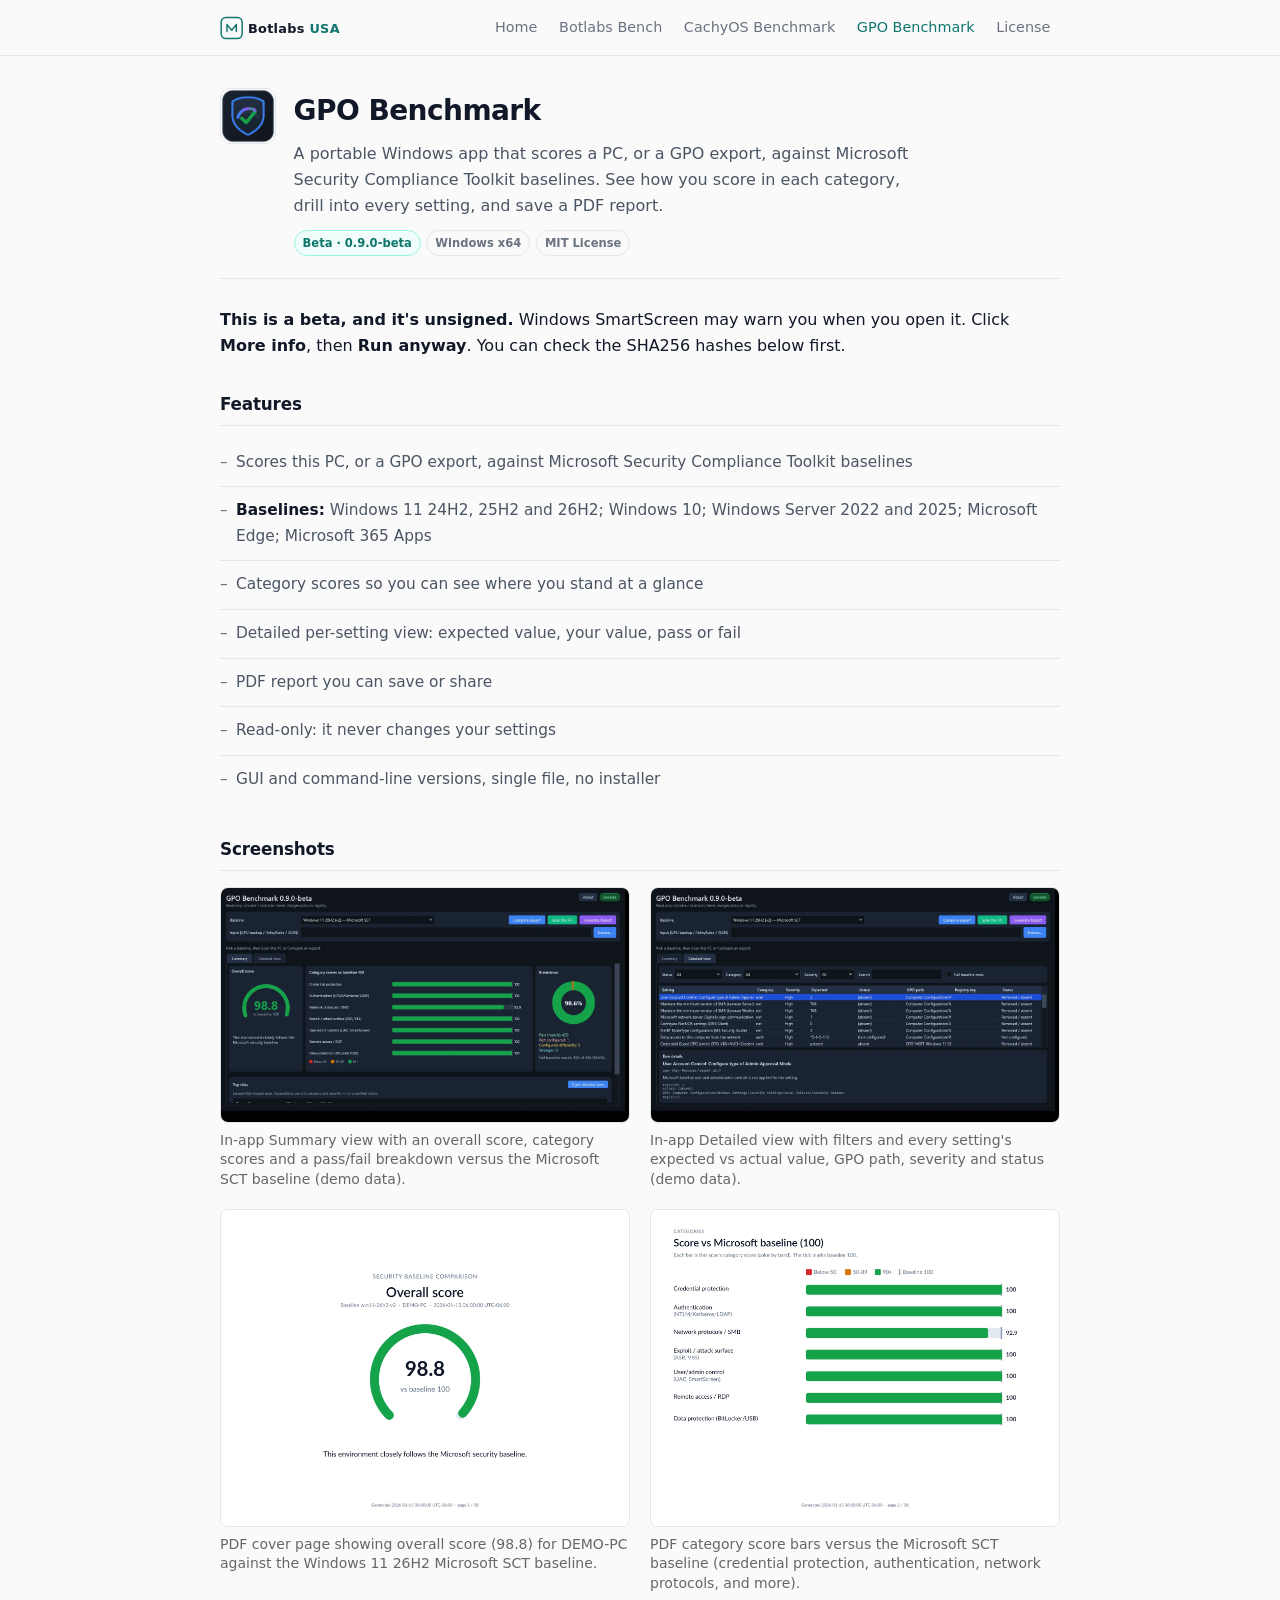
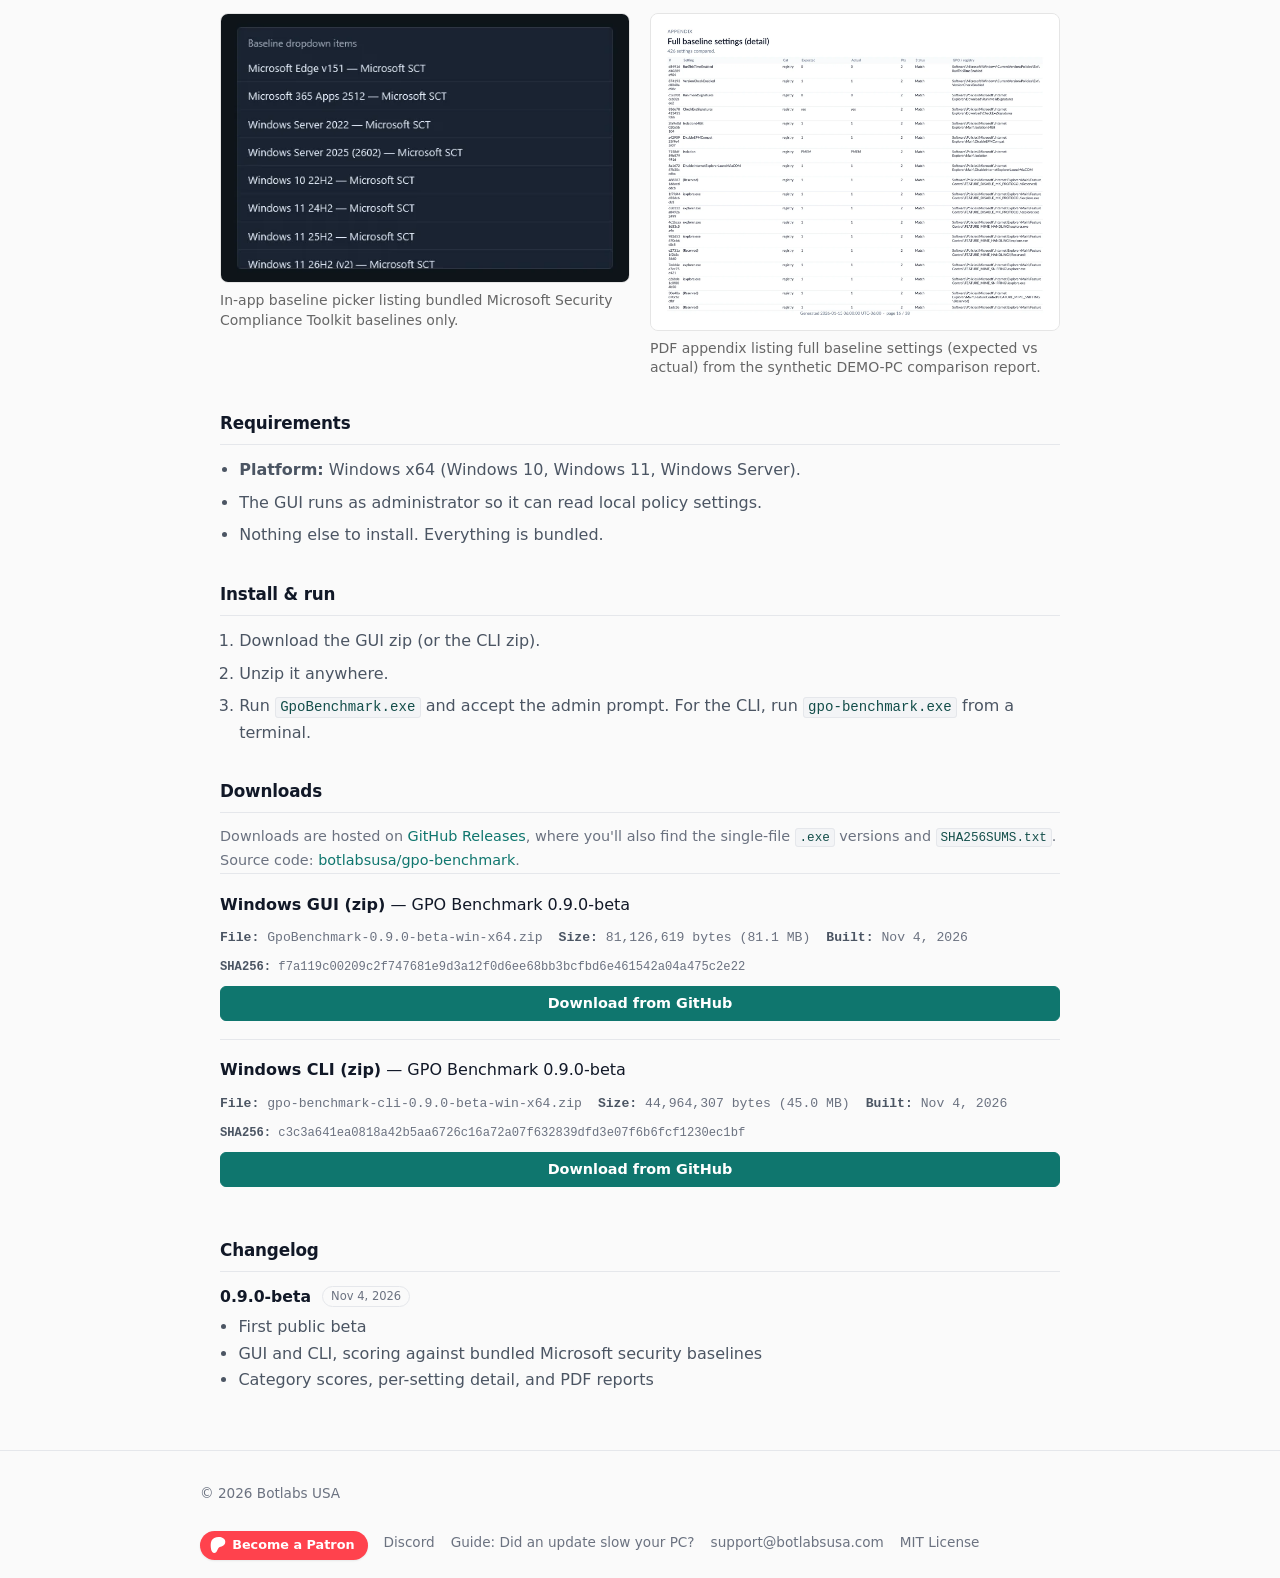
<file: apps/gpo-benchmark.html>
<!DOCTYPE html>
<html lang="en">
<head>
  <meta charset="utf-8">
  <meta name="viewport" content="width=device-width, initial-scale=1">
  <title>GPO Benchmark — Score Windows against Microsoft security baselines | Botlabs USA</title>
  <meta name="description" content="GPO Benchmark is a free, portable Windows app that scores a PC or GPO export against Microsoft security baselines, with per-setting detail and a PDF report.">
  <link rel="canonical" href="https://botlabsusa.com/apps/gpo-benchmark.html">
  <meta name="theme-color" content="#fafafa">
  <meta property="og:type" content="website">
  <meta property="og:site_name" content="Botlabs USA">
  <meta property="og:locale" content="en_US">
  <meta property="og:title" content="GPO Benchmark — Score Windows against Microsoft security baselines">
  <meta property="og:description" content="Free, portable, read-only Windows app that scores a PC or a GPO export against Microsoft Security Compliance Toolkit baselines. Category scores, every setting, PDF report.">
  <meta property="og:url" content="https://botlabsusa.com/apps/gpo-benchmark.html">
  <meta property="og:image" content="https://botlabsusa.com/assets/social/gpo-benchmark.png">
  <meta property="og:image:width" content="1280">
  <meta property="og:image:height" content="640">
  <meta property="og:image:alt" content="GPO Benchmark — score Windows against Microsoft security baselines">
  <meta name="twitter:card" content="summary_large_image">
  <meta name="twitter:title" content="GPO Benchmark — Score Windows against Microsoft security baselines">
  <meta name="twitter:description" content="Free, portable, read-only Windows app that scores a PC or a GPO export against Microsoft Security Compliance Toolkit baselines. Category scores, every setting, PDF report.">
  <meta name="twitter:image" content="https://botlabsusa.com/assets/social/gpo-benchmark.png">
  <meta name="twitter:image:alt" content="GPO Benchmark — score Windows against Microsoft security baselines">
  <link rel="alternate" type="application/atom+xml" title="GPO Benchmark releases" href="https://github.com/botlabsusa/gpo-benchmark/releases.atom">
  <script type="application/ld+json">
{
  "@context": "https://schema.org",
  "@type": "SoftwareApplication",
  "name": "GPO Benchmark",
  "applicationCategory": "SecurityApplication",
  "operatingSystem": "Windows 10, Windows 11, Windows Server (x64)",
  "softwareVersion": "0.9.0-beta",
  "description": "Portable, read-only Windows app that scores a PC or a GPO export against Microsoft Security Compliance Toolkit baselines, with category scores, per-setting detail and a PDF report.",
  "url": "https://botlabsusa.com/apps/gpo-benchmark.html",
  "image": "https://botlabsusa.com/assets/gpo-benchmark.png",
  "downloadUrl": [
    "https://github.com/botlabsusa/gpo-benchmark/releases/download/v0.9.0-beta/GpoBenchmark-0.9.0-beta-win-x64.zip",
    "https://github.com/botlabsusa/gpo-benchmark/releases/download/v0.9.0-beta/gpo-benchmark-cli-0.9.0-beta-win-x64.zip"
  ],
  "releaseNotes": "https://github.com/botlabsusa/gpo-benchmark/releases/tag/v0.9.0-beta",
  "screenshot": [
    "https://botlabsusa.com/assets/screenshots/gpo-benchmark/05-app-summary.webp",
    "https://botlabsusa.com/assets/screenshots/gpo-benchmark/01-report-summary.webp"
  ],
  "license": "https://opensource.org/licenses/MIT",
  "isAccessibleForFree": true,
  "offers": {
    "@type": "Offer",
    "price": "0",
    "priceCurrency": "USD"
  },
  "author": {
    "@type": "Organization",
    "name": "Botlabs USA",
    "url": "https://botlabsusa.com/"
  },
  "publisher": {
    "@type": "Organization",
    "name": "Botlabs USA",
    "url": "https://botlabsusa.com/"
  }
}
  </script>
  <link rel="icon" href="/assets/favicon.svg" type="image/svg+xml">
  <link rel="stylesheet" href="/css/style.css">
</head>
<body>
  <a class="skip-link" href="#main">Skip to content</a>
  <header class="site-header">
    <div class="header-inner">
      <a class="logo-link" href="/" aria-label="Botlabs USA home">
        <img src="/assets/logo.svg" alt="Botlabs USA" width="200" height="40">
      </a>
      <button class="nav-toggle" type="button" aria-expanded="false" aria-controls="site-nav" aria-label="Menu">☰</button>
      <nav id="site-nav" class="nav" aria-label="Primary">
        <a href="/">Home</a>
        <a href="/apps/botlabs-bench.html">Botlabs Bench</a>
        <a href="/apps/cachyos-benchmark.html">CachyOS Benchmark</a>
        <a href="/apps/gpo-benchmark.html" aria-current="page">GPO Benchmark</a>
        <a href="/license.html">License</a>
      </nav>
    </div>
  </header>

  <main id="main">
    <div class="container">
      <header class="page-header">
        <img class="app-icon" src="/assets/gpo-benchmark.png" width="80" height="80" alt="">
        <div>
          <h1>GPO Benchmark</h1>
          <p class="lede">
            A portable Windows app that scores a PC, or a GPO export, against Microsoft Security
            Compliance Toolkit baselines. See how you score in each category, drill into every
            setting, and save a PDF report.
          </p>
          <div class="badges">
            <span class="badge badge-accent">Beta · 0.9.0-beta</span>
            <span class="badge">Windows x64</span>
            <span class="badge"><a href="/license.html">MIT License</a></span>
          </div>
        </div>
      </header>

      <div class="req-box">
        <p><strong>This is a beta, and it's unsigned.</strong> Windows SmartScreen may warn you when you open it.
        Click <strong>More info</strong>, then <strong>Run anyway</strong>. You can check the SHA256 hashes below first.</p>
      </div>

      <h2 class="section" id="features">Features</h2>
      <ul class="feature-list">
        <li>Scores this PC, or a GPO export, against Microsoft Security Compliance Toolkit baselines</li>
        <li><strong>Baselines:</strong> Windows 11 24H2, 25H2 and 26H2; Windows 10; Windows Server 2022 and 2025; Microsoft Edge; Microsoft 365 Apps</li>
        <li>Category scores so you can see where you stand at a glance</li>
        <li>Detailed per-setting view: expected value, your value, pass or fail</li>
        <li>PDF report you can save or share</li>
        <li>Read-only: it never changes your settings</li>
        <li>GUI and command-line versions, single file, no installer</li>
      </ul>

      <h2 class="section" id="screenshots">Screenshots</h2>
      <div class="shot-grid">
        <figure class="shot">
          <a href="/assets/screenshots/gpo-benchmark/05-app-summary.webp" target="_blank" rel="noopener"><img src="/assets/screenshots/gpo-benchmark/05-app-summary.webp" alt="In-app Summary view with an overall score, category scores and a pass/fail breakdown versus the Microsoft SCT baseline (demo data)." width="1280" height="734" loading="lazy"></a>
          <figcaption>In-app Summary view with an overall score, category scores and a pass/fail breakdown versus the Microsoft SCT baseline (demo data).</figcaption>
        </figure>
        <figure class="shot">
          <a href="/assets/screenshots/gpo-benchmark/06-app-detailed.webp" target="_blank" rel="noopener"><img src="/assets/screenshots/gpo-benchmark/06-app-detailed.webp" alt="In-app Detailed view with filters and every setting&#x27;s expected vs actual value, GPO path, severity and status (demo data)." width="1280" height="734" loading="lazy"></a>
          <figcaption>In-app Detailed view with filters and every setting&#x27;s expected vs actual value, GPO path, severity and status (demo data).</figcaption>
        </figure>
        <figure class="shot">
          <a href="/assets/screenshots/gpo-benchmark/01-report-summary.webp" target="_blank" rel="noopener"><img src="/assets/screenshots/gpo-benchmark/01-report-summary.webp" alt="PDF cover page showing overall score (98.8) for DEMO-PC against the Windows 11 26H2 Microsoft SCT baseline." width="1600" height="1236" loading="lazy"></a>
          <figcaption>PDF cover page showing overall score (98.8) for DEMO-PC against the Windows 11 26H2 Microsoft SCT baseline.</figcaption>
        </figure>
        <figure class="shot">
          <a href="/assets/screenshots/gpo-benchmark/02-report-categories.webp" target="_blank" rel="noopener"><img src="/assets/screenshots/gpo-benchmark/02-report-categories.webp" alt="PDF category score bars versus the Microsoft SCT baseline (credential protection, authentication, network protocols, and more)." width="1600" height="1236" loading="lazy"></a>
          <figcaption>PDF category score bars versus the Microsoft SCT baseline (credential protection, authentication, network protocols, and more).</figcaption>
        </figure>
        <figure class="shot">
          <a href="/assets/screenshots/gpo-benchmark/03-baseline-picker.webp" target="_blank" rel="noopener"><img src="/assets/screenshots/gpo-benchmark/03-baseline-picker.webp" alt="In-app baseline picker listing bundled Microsoft Security Compliance Toolkit baselines only." width="500" height="328" loading="lazy"></a>
          <figcaption>In-app baseline picker listing bundled Microsoft Security Compliance Toolkit baselines only.</figcaption>
        </figure>
        <figure class="shot">
          <a href="/assets/screenshots/gpo-benchmark/04-report-details.webp" target="_blank" rel="noopener"><img src="/assets/screenshots/gpo-benchmark/04-report-details.webp" alt="PDF appendix listing full baseline settings (expected vs actual) from the synthetic DEMO-PC comparison report." width="1600" height="1236" loading="lazy"></a>
          <figcaption>PDF appendix listing full baseline settings (expected vs actual) from the synthetic DEMO-PC comparison report.</figcaption>
        </figure>
      </div>

      <h2 class="section" id="requirements">Requirements</h2>
      <div class="req-box">
        <ul>
          <li><strong>Platform:</strong> Windows x64 (Windows 10, Windows 11, Windows Server).</li>
          <li>The GUI runs as administrator so it can read local policy settings.</li>
          <li>Nothing else to install. Everything is bundled.</li>
        </ul>
      </div>

      <h2 class="section" id="install">Install &amp; run</h2>
      <div class="install-box">
        <ol>
          <li>Download the GUI zip (or the CLI zip).</li>
          <li>Unzip it anywhere.</li>
          <li>Run <code>GpoBenchmark.exe</code> and accept the admin prompt. For the CLI, run <code>gpo-benchmark.exe</code> from a terminal.</li>
        </ol>
      </div>

      <h2 class="section" id="downloads">Downloads</h2>
      <div class="download-panel">
        <p class="note">Downloads are hosted on <a href="https://github.com/botlabsusa/gpo-benchmark/releases/tag/v0.9.0-beta">GitHub Releases</a>, where you'll also find the single-file <code>.exe</code> versions and <code>SHA256SUMS.txt</code>. Source code: <a href="https://github.com/botlabsusa/gpo-benchmark">botlabsusa/gpo-benchmark</a>.</p>
        <p class="note dl-count" data-gh-repo="botlabsusa/gpo-benchmark" data-min="100" hidden></p>

        <div class="download-item">
          <div>
            <strong>Windows GUI (zip)</strong> — GPO Benchmark 0.9.0-beta
          </div>
          <div class="download-meta">
            <span><strong>File:</strong> GpoBenchmark-0.9.0-beta-win-x64.zip</span>
            <span><strong>Size:</strong> 81,126,619 bytes (81.1 MB)</span>
            <span><strong>Built:</strong> Nov 4, 2026</span>
          </div>
          <div class="download-meta hash">
            <span><strong>SHA256:</strong> f7a119c00209c2f747681e9d3a12f0d6ee68bb3bcfbd6e461542a04a475c2e22</span>
          </div>
          <a class="btn btn-download" href="https://github.com/botlabsusa/gpo-benchmark/releases/download/v0.9.0-beta/GpoBenchmark-0.9.0-beta-win-x64.zip" data-file="GpoBenchmark-0.9.0-beta-win-x64.zip" data-goatcounter-click="download-gpo-benchmark-gui-zip" data-goatcounter-title="GpoBenchmark-0.9.0-beta-win-x64.zip">Download from GitHub</a>
        </div>

        <div class="download-item">
          <div>
            <strong>Windows CLI (zip)</strong> — GPO Benchmark 0.9.0-beta
          </div>
          <div class="download-meta">
            <span><strong>File:</strong> gpo-benchmark-cli-0.9.0-beta-win-x64.zip</span>
            <span><strong>Size:</strong> 44,964,307 bytes (45.0 MB)</span>
            <span><strong>Built:</strong> Nov 4, 2026</span>
          </div>
          <div class="download-meta hash">
            <span><strong>SHA256:</strong> c3c3a641ea0818a42b5aa6726c16a72a07f632839dfd3e07f6b6fcf1230ec1bf</span>
          </div>
          <a class="btn btn-download" href="https://github.com/botlabsusa/gpo-benchmark/releases/download/v0.9.0-beta/gpo-benchmark-cli-0.9.0-beta-win-x64.zip" data-file="gpo-benchmark-cli-0.9.0-beta-win-x64.zip" data-goatcounter-click="download-gpo-benchmark-cli-zip" data-goatcounter-title="gpo-benchmark-cli-0.9.0-beta-win-x64.zip">Download from GitHub</a>
        </div>
      </div>

      <h2 class="section" id="changelog">Changelog</h2>
      <div class="changelog">
        <dl>
          <dt>0.9.0-beta <span class="badge">Nov 4, 2026</span></dt>
          <dd>
            <ul>
              <li>First public beta</li>
              <li>GUI and CLI, scoring against bundled Microsoft security baselines</li>
              <li>Category scores, per-setting detail, and PDF reports</li>
            </ul>
          </dd>
        </dl>
      </div>
    </div>
  </main>

  <footer class="site-footer">
    <div class="footer-inner">
      <p>© 2026 Botlabs USA</p>
      <div class="footer-links">
        <a class="patreon-badge" href="https://www.patreon.com/botlabs" target="_blank" rel="noopener" aria-label="Become a Patron on Patreon">
          <svg class="patreon-badge-icon" viewBox="0 0 24 24" aria-hidden="true" focusable="false" width="16" height="16">
            <path fill="currentColor" d="M22.957 7.21c-.004-3.064-2.391-5.576-5.191-6.482-3.478-1.125-8.064-.962-11.384.604C2.357 3.231 1.093 7.391 1.046 11.54c-.039 3.411.302 12.396 5.369 12.46 3.765.047 4.326-4.804 6.068-7.141 1.24-1.662 2.836-2.132 4.801-2.618 3.376-.836 5.678-3.501 5.673-7.031Z"/>
          </svg>
          <span>Become a Patron</span>
        </a>
        <a href="https://discord.gg/YdHBtghbmr" target="_blank" rel="noopener">Discord</a>
        <a href="/guides/check-if-an-update-slowed-your-linux-pc.html">Guide: Did an update slow your PC?</a>
        <a href="mailto:support@botlabsusa.com">support@botlabsusa.com</a>
        <a href="/license.html">MIT License</a>
      </div>
    </div>
  </footer>
  <script src="/js/main.js" defer></script>
<script data-goatcounter="https://botlabsusa.goatcounter.com/count" async src="https://gc.zgo.at/count.js"></script>
</body>
</html>
</file>
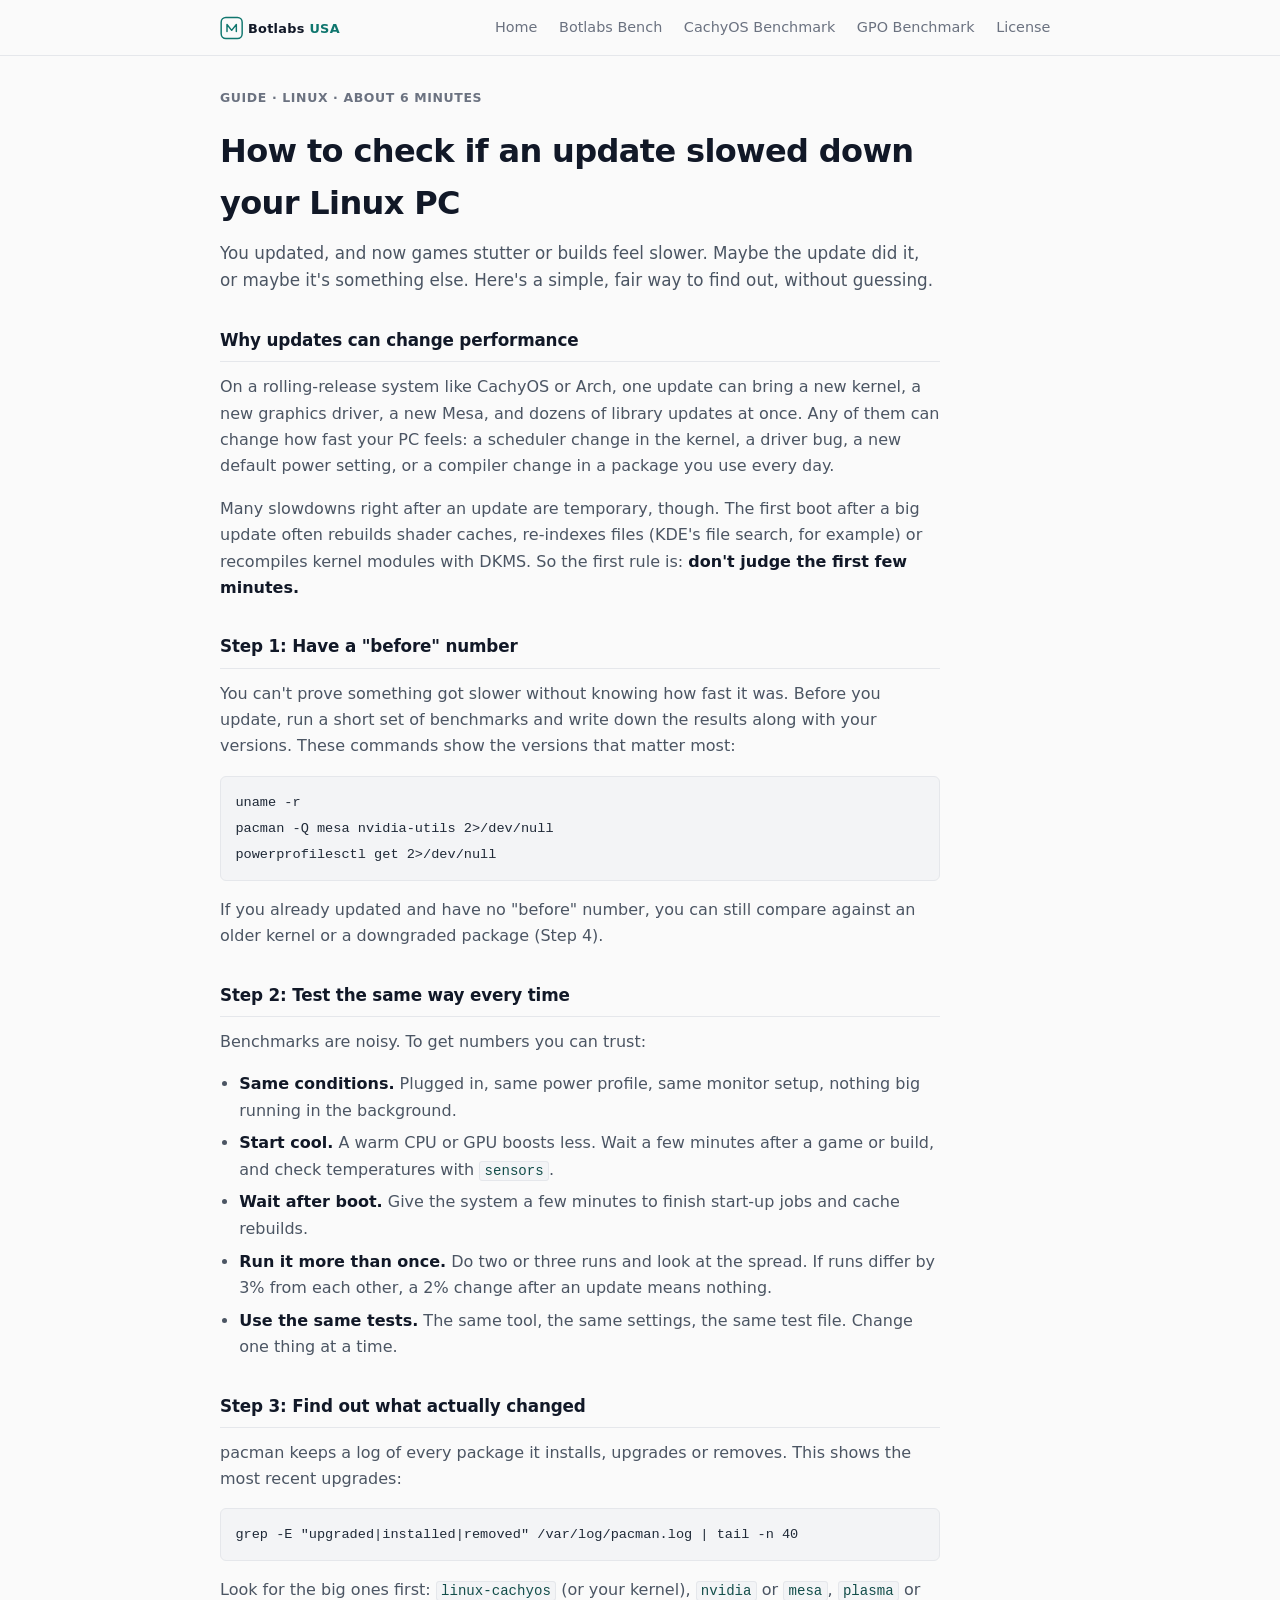
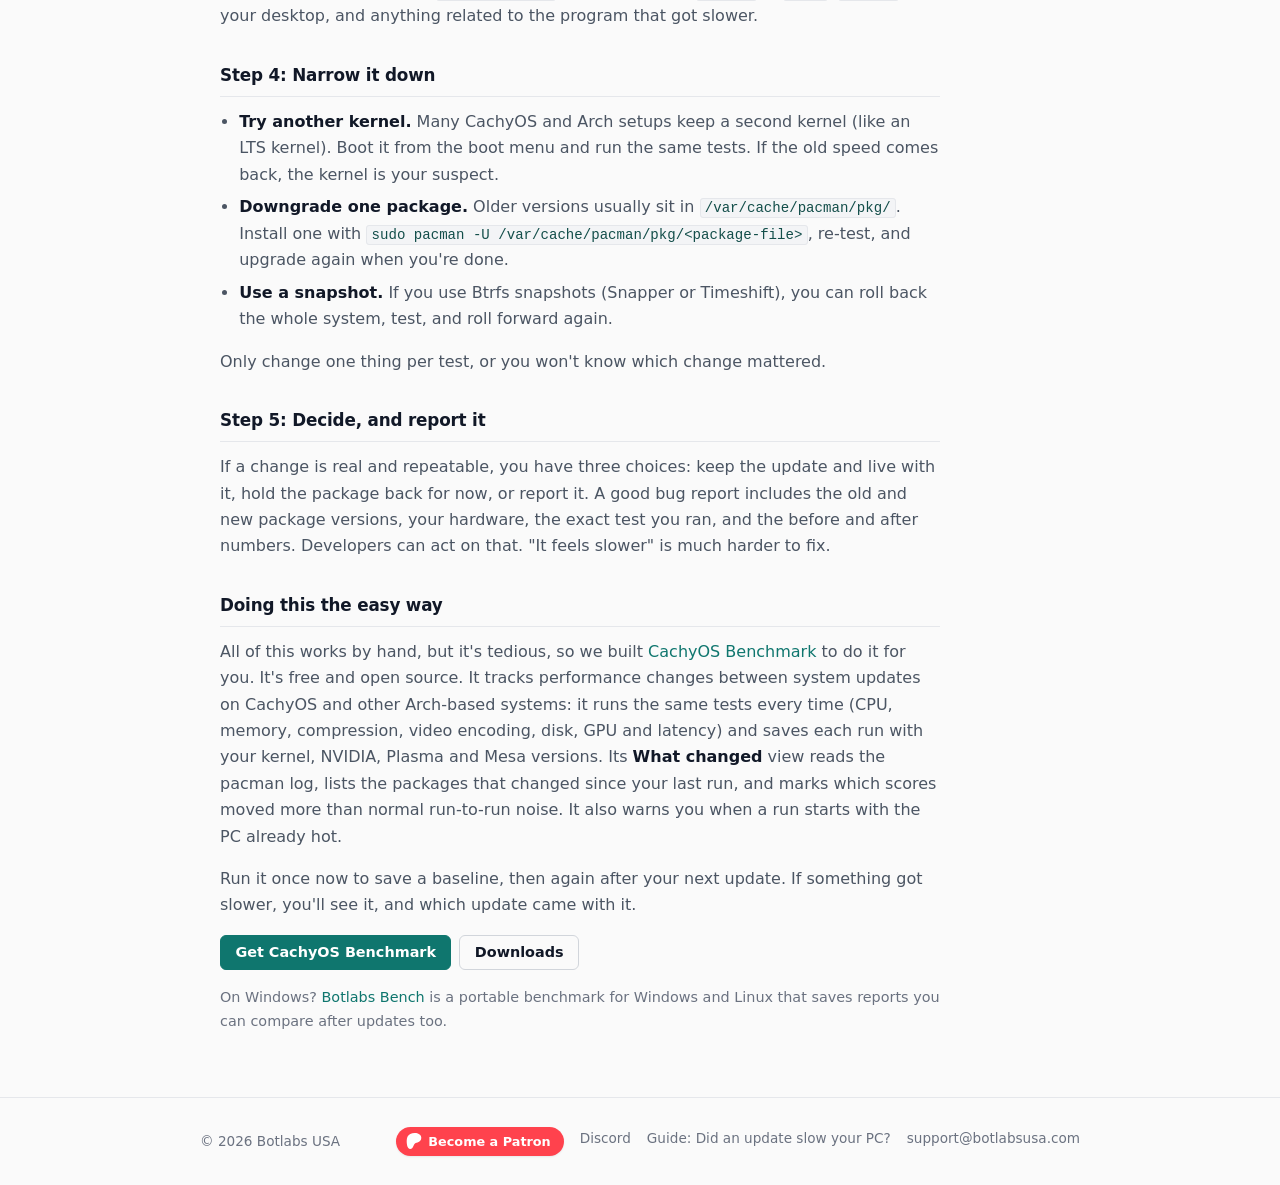
<file: guides/check-if-an-update-slowed-your-linux-pc.html>
<!DOCTYPE html>
<html lang="en">
<head>
  <meta charset="utf-8">
  <meta name="viewport" content="width=device-width, initial-scale=1">
  <title>How to check if an update slowed your Linux PC | Botlabs USA</title>
  <meta name="description" content="A plain-language guide to finding out if a kernel, driver or package update slowed your Linux PC on CachyOS or Arch: baselines, fair tests, pacman logs, rollback.">
  <link rel="canonical" href="https://botlabsusa.com/guides/check-if-an-update-slowed-your-linux-pc.html">
  <meta name="theme-color" content="#fafafa">
  <meta property="og:type" content="article">
  <meta property="og:site_name" content="Botlabs USA">
  <meta property="og:locale" content="en_US">
  <meta property="og:title" content="How to check if an update slowed your Linux PC">
  <meta property="og:description" content="Baselines, fair re-tests, the pacman log and one-change-at-a-time rollbacks: a simple way to prove whether an update made your CachyOS or Arch PC slower.">
  <meta property="og:url" content="https://botlabsusa.com/guides/check-if-an-update-slowed-your-linux-pc.html">
  <meta property="og:image" content="https://botlabsusa.com/assets/icons/cachyos-benchmark/social-preview.png">
  <meta property="og:image:width" content="1280">
  <meta property="og:image:height" content="640">
  <meta property="og:image:alt" content="CachyOS Benchmark — track performance across rolling updates">
  <meta name="twitter:card" content="summary_large_image">
  <meta name="twitter:title" content="How to check if an update slowed your Linux PC">
  <meta name="twitter:description" content="Baselines, fair re-tests, the pacman log and one-change-at-a-time rollbacks: a simple way to prove whether an update made your CachyOS or Arch PC slower.">
  <meta name="twitter:image" content="https://botlabsusa.com/assets/icons/cachyos-benchmark/social-preview.png">
  <meta name="twitter:image:alt" content="CachyOS Benchmark — track performance across rolling updates">
  <script type="application/ld+json">
{
  "@context": "https://schema.org",
  "@type": "Article",
  "headline": "How to check if an update slowed down your Linux PC",
  "description": "A plain-language guide to finding out if a kernel, driver or package update slowed your Linux PC.",
  "datePublished": "2026-11-14",
  "dateModified": "2026-11-14",
  "author": {
    "@type": "Organization",
    "name": "Botlabs USA",
    "url": "https://botlabsusa.com/"
  },
  "publisher": {
    "@type": "Organization",
    "name": "Botlabs USA",
    "url": "https://botlabsusa.com/"
  },
  "mainEntityOfPage": "https://botlabsusa.com/guides/check-if-an-update-slowed-your-linux-pc.html",
  "image": "https://botlabsusa.com/assets/icons/cachyos-benchmark/social-preview.png"
}
  </script>
  <link rel="icon" href="/assets/favicon.svg" type="image/svg+xml">
  <link rel="stylesheet" href="/css/style.css">
</head>
<body>
  <a class="skip-link" href="#main">Skip to content</a>
  <header class="site-header">
    <div class="header-inner">
      <a class="logo-link" href="/" aria-label="Botlabs USA home">
        <img src="/assets/logo.svg" alt="Botlabs USA" width="200" height="40">
      </a>
      <button class="nav-toggle" type="button" aria-expanded="false" aria-controls="site-nav" aria-label="Menu">☰</button>
      <nav id="site-nav" class="nav" aria-label="Primary">
        <a href="/">Home</a>
        <a href="/apps/botlabs-bench.html">Botlabs Bench</a>
        <a href="/apps/cachyos-benchmark.html">CachyOS Benchmark</a>
        <a href="/apps/gpo-benchmark.html">GPO Benchmark</a>
        <a href="/license.html">License</a>
      </nav>
    </div>
  </header>

  <main id="main">
    <div class="container">
      <article class="guide prose">
        <p class="guide-kicker">Guide · Linux · About 6 minutes</p>
        <h1>How to check if an update slowed down your Linux PC</h1>
        <p class="lede">
          You updated, and now games stutter or builds feel slower. Maybe the update did it, or maybe
          it's something else. Here's a simple, fair way to find out, without guessing.
        </p>

        <h2 class="section" id="why">Why updates can change performance</h2>
        <p>
          On a rolling-release system like CachyOS or Arch, one update can bring a new kernel, a new
          graphics driver, a new Mesa, and dozens of library updates at once. Any of them can change how
          fast your PC feels: a scheduler change in the kernel, a driver bug, a new default power setting,
          or a compiler change in a package you use every day.
        </p>
        <p>
          Many slowdowns right after an update are temporary, though. The first boot after a big update
          often rebuilds shader caches, re-indexes files (KDE's file search, for example) or recompiles
          kernel modules with DKMS. So the first rule is: <strong>don't judge the first few minutes.</strong>
        </p>

        <h2 class="section" id="baseline">Step 1: Have a "before" number</h2>
        <p>
          You can't prove something got slower without knowing how fast it was. Before you update, run a
          short set of benchmarks and write down the results along with your versions. These commands show
          the versions that matter most:
        </p>
        <pre><code>uname -r
pacman -Q mesa nvidia-utils 2&gt;/dev/null
powerprofilesctl get 2&gt;/dev/null</code></pre>
        <p>
          If you already updated and have no "before" number, you can still compare against an older
          kernel or a downgraded package (Step 4).
        </p>

        <h2 class="section" id="fair">Step 2: Test the same way every time</h2>
        <p>Benchmarks are noisy. To get numbers you can trust:</p>
        <ul>
          <li><strong>Same conditions.</strong> Plugged in, same power profile, same monitor setup, nothing big running in the background.</li>
          <li><strong>Start cool.</strong> A warm CPU or GPU boosts less. Wait a few minutes after a game or build, and check temperatures with <code>sensors</code>.</li>
          <li><strong>Wait after boot.</strong> Give the system a few minutes to finish start-up jobs and cache rebuilds.</li>
          <li><strong>Run it more than once.</strong> Do two or three runs and look at the spread. If runs differ by 3% from each other, a 2% change after an update means nothing.</li>
          <li><strong>Use the same tests.</strong> The same tool, the same settings, the same test file. Change one thing at a time.</li>
        </ul>

        <h2 class="section" id="what-changed">Step 3: Find out what actually changed</h2>
        <p>
          pacman keeps a log of every package it installs, upgrades or removes. This shows the most recent
          upgrades:
        </p>
        <pre><code>grep -E "upgraded|installed|removed" /var/log/pacman.log | tail -n 40</code></pre>
        <p>
          Look for the big ones first: <code>linux-cachyos</code> (or your kernel), <code>nvidia</code> or
          <code>mesa</code>, <code>plasma</code> or your desktop, and anything related to the program that
          got slower.
        </p>

        <h2 class="section" id="isolate">Step 4: Narrow it down</h2>
        <ul>
          <li><strong>Try another kernel.</strong> Many CachyOS and Arch setups keep a second kernel (like an LTS kernel). Boot it from the boot menu and run the same tests. If the old speed comes back, the kernel is your suspect.</li>
          <li><strong>Downgrade one package.</strong> Older versions usually sit in <code>/var/cache/pacman/pkg/</code>. Install one with <code>sudo pacman -U /var/cache/pacman/pkg/&lt;package-file&gt;</code>, re-test, and upgrade again when you're done.</li>
          <li><strong>Use a snapshot.</strong> If you use Btrfs snapshots (Snapper or Timeshift), you can roll back the whole system, test, and roll forward again.</li>
        </ul>
        <p>Only change one thing per test, or you won't know which change mattered.</p>

        <h2 class="section" id="report">Step 5: Decide, and report it</h2>
        <p>
          If a change is real and repeatable, you have three choices: keep the update and live with it,
          hold the package back for now, or report it. A good bug report includes the old and new package
          versions, your hardware, the exact test you ran, and the before and after numbers. Developers can
          act on that. "It feels slower" is much harder to fix.
        </p>

        <h2 class="section" id="tool">Doing this the easy way</h2>
        <p>
          All of this works by hand, but it's tedious, so we built
          <a href="/apps/cachyos-benchmark.html">CachyOS Benchmark</a> to do it for you. It's free and open
          source. It tracks performance changes between system updates on CachyOS and other Arch-based
          systems: it runs the same tests every time (CPU, memory, compression, video encoding, disk, GPU
          and latency) and saves each run with your kernel, NVIDIA, Plasma and Mesa versions. Its
          <strong>What changed</strong> view reads the pacman log, lists the packages that changed since your
          last run, and marks which scores moved more than normal run-to-run noise. It also warns you when a
          run starts with the PC already hot.
        </p>
        <p>
          Run it once now to save a baseline, then again after your next update. If something got slower,
          you'll see it, and which update came with it.
        </p>
        <p class="guide-cta">
          <a class="btn btn-primary" href="/apps/cachyos-benchmark.html">Get CachyOS Benchmark</a>
          <a class="btn btn-secondary" href="/apps/cachyos-benchmark.html#downloads">Downloads</a>
        </p>
        <p class="note">On Windows? <a href="/apps/botlabs-bench.html">Botlabs Bench</a> is a portable benchmark for Windows and Linux that saves reports you can compare after updates too.</p>
      </article>
    </div>
  </main>

  <footer class="site-footer">
    <div class="footer-inner">
      <p>© 2026 Botlabs USA</p>
      <div class="footer-links">
        <a class="patreon-badge" href="https://www.patreon.com/botlabs" target="_blank" rel="noopener" aria-label="Become a Patron on Patreon">
          <svg class="patreon-badge-icon" viewBox="0 0 24 24" aria-hidden="true" focusable="false" width="16" height="16">
            <path fill="currentColor" d="M22.957 7.21c-.004-3.064-2.391-5.576-5.191-6.482-3.478-1.125-8.064-.962-11.384.604C2.357 3.231 1.093 7.391 1.046 11.54c-.039 3.411.302 12.396 5.369 12.46 3.765.047 4.326-4.804 6.068-7.141 1.24-1.662 2.836-2.132 4.801-2.618 3.376-.836 5.678-3.501 5.673-7.031Z"/>
          </svg>
          <span>Become a Patron</span>
        </a>
        <a href="https://discord.gg/YdHBtghbmr" target="_blank" rel="noopener">Discord</a>
        <a href="/guides/check-if-an-update-slowed-your-linux-pc.html">Guide: Did an update slow your PC?</a>
        <a href="mailto:support@botlabsusa.com">support@botlabsusa.com</a>
      </div>
    </div>
  </footer>
  <script src="/js/main.js" defer></script>
<script data-goatcounter="https://botlabsusa.goatcounter.com/count" async src="https://gc.zgo.at/count.js"></script>
</body>
</html>
</file>
<file: css/style.css>
/* Botlabs USA — minimal light theme */
:root {
  --bg: #fafafa;
  --bg-elev: #ffffff;
  --text: #111827;
  --text-muted: #4b5563;
  --text-dim: #6b7280;
  --border: #e5e7eb;
  --border-strong: #d1d5db;
  --accent: #0f766e;
  --accent-hover: #0d9488;
  --accent-soft: #f0fdfa;
  --warn: #b45309;
  --warn-bg: #fffbeb;
  --warn-border: #fde68a;
  --radius: 6px;
  --font: system-ui, -apple-system, "Segoe UI", Roboto, "Helvetica Neue", Arial, sans-serif;
  --mono: ui-monospace, SFMono-Regular, Menlo, Monaco, Consolas, "Liberation Mono", monospace;
  --max: 720px;
  --max-wide: 880px;
  --header-h: 56px;
}

*, *::before, *::after { box-sizing: border-box; }
html { scroll-behavior: smooth; }
body {
  margin: 0;
  font-family: var(--font);
  background: var(--bg);
  color: var(--text);
  line-height: 1.65;
  font-size: 16px;
  min-height: 100vh;
  display: flex;
  flex-direction: column;
  -webkit-font-smoothing: antialiased;
}
img { max-width: 100%; height: auto; display: block; }
a { color: var(--accent); text-decoration: none; }
a:hover { color: var(--accent-hover); text-decoration: underline; text-underline-offset: 2px; }
a:focus-visible, button:focus-visible {
  outline: 2px solid var(--accent);
  outline-offset: 2px;
}

.skip-link {
  position: absolute;
  left: -9999px;
  top: 0;
  background: var(--accent);
  color: #fff;
  padding: 0.5rem 1rem;
  z-index: 1000;
  font-weight: 600;
}
.skip-link:focus { left: 0.5rem; top: 0.5rem; }

/* Header — compact */
.site-header {
  position: sticky;
  top: 0;
  z-index: 100;
  height: var(--header-h);
  background: rgba(250, 250, 250, 0.92);
  backdrop-filter: blur(8px);
  border-bottom: 1px solid var(--border);
}
.header-inner {
  max-width: var(--max-wide);
  margin: 0 auto;
  padding: 0 1.25rem;
  height: 100%;
  display: flex;
  align-items: center;
  justify-content: space-between;
  gap: 1rem;
}
.logo-link {
  display: flex;
  align-items: center;
  text-decoration: none;
  color: var(--text);
}
.logo-link:hover { text-decoration: none; opacity: 0.85; }
.logo-link img { height: 28px; width: auto; }
.nav {
  display: flex;
  align-items: center;
  gap: 0.15rem;
}
.nav a {
  color: var(--text-dim);
  padding: 0.35rem 0.6rem;
  border-radius: var(--radius);
  font-size: 0.9rem;
  font-weight: 500;
  text-decoration: none;
}
.nav a:hover {
  color: var(--text);
  text-decoration: none;
}
.nav a[aria-current="page"] {
  color: var(--accent);
}
.nav-toggle {
  display: none;
  background: var(--bg-elev);
  border: 1px solid var(--border);
  color: var(--text);
  border-radius: var(--radius);
  padding: 0.35rem 0.55rem;
  cursor: pointer;
  font-size: 1rem;
}

main { flex: 1; }
.container {
  max-width: var(--max-wide);
  margin: 0 auto;
  padding: 2rem 1.25rem 3rem;
}

/* Hero — airy, not oversized */
.hero {
  padding: 1.75rem 0 1.5rem;
  border-bottom: 1px solid var(--border);
  margin-bottom: 2rem;
}
.hero-badge {
  display: inline-block;
  font-size: 0.75rem;
  font-weight: 600;
  letter-spacing: 0.04em;
  text-transform: uppercase;
  color: var(--accent);
  margin-bottom: 0.75rem;
}
.hero h1 {
  margin: 0 0 0.65rem;
  font-size: clamp(1.5rem, 3.2vw, 1.85rem);
  line-height: 1.25;
  font-weight: 700;
  letter-spacing: -0.02em;
  max-width: 28em;
}
.hero h1 .grad {
  color: var(--accent);
  /* no gradient — restrained accent only */
}
.hero p {
  margin: 0;
  max-width: 36rem;
  color: var(--text-muted);
  font-size: 1.05rem;
}

.section-title {
  margin: 0 0 1rem;
  font-size: 0.8rem;
  font-weight: 600;
  letter-spacing: 0.06em;
  text-transform: uppercase;
  color: var(--text-dim);
}

/* App list — thin dividers, not cards */
.app-grid {
  display: flex;
  flex-direction: column;
  gap: 0;
  border-top: 1px solid var(--border);
  margin-bottom: 2.5rem;
}
.app-card {
  display: flex;
  flex-direction: column;
  gap: 0.65rem;
  padding: 1.35rem 0;
  border-bottom: 1px solid var(--border);
  background: transparent;
  box-shadow: none;
}
.app-card:hover {
  background: transparent;
  transform: none;
  border-color: var(--border);
}
.app-card-header {
  display: flex;
  align-items: center;
  gap: 0.85rem;
}
.app-card-header img {
  width: 44px;
  height: 44px;
  border-radius: 8px;
  border: 1px solid var(--border);
  background: var(--bg-elev);
}
.app-card h2 {
  margin: 0;
  font-size: 1.1rem;
  font-weight: 650;
}
.app-card .meta {
  font-size: 0.82rem;
  color: var(--text-dim);
}
.app-card p {
  margin: 0;
  color: var(--text-muted);
  font-size: 0.98rem;
  max-width: 40rem;
}
.card-actions {
  display: flex;
  flex-wrap: wrap;
  gap: 0.5rem;
  margin-top: 0.15rem;
}

/* Buttons — simple */
.btn {
  display: inline-flex;
  align-items: center;
  justify-content: center;
  gap: 0.35rem;
  padding: 0.45rem 0.9rem;
  border-radius: var(--radius);
  font-weight: 560;
  font-size: 0.9rem;
  border: 1px solid transparent;
  cursor: pointer;
  text-decoration: none;
  line-height: 1.3;
}
.btn:hover { text-decoration: none; }
.btn-primary {
  background: var(--accent);
  color: #fff;
  border-color: var(--accent);
}
.btn-primary:hover {
  background: var(--accent-hover);
  border-color: var(--accent-hover);
  color: #fff;
}
.btn-secondary {
  background: transparent;
  color: var(--text);
  border-color: var(--border-strong);
}
.btn-secondary:hover {
  border-color: var(--accent);
  color: var(--accent);
  background: var(--accent-soft);
}
.btn-download {
  background: var(--accent);
  color: #fff;
  border-color: var(--accent);
}
.btn-download:hover {
  background: var(--accent-hover);
  color: #fff;
}
.btn-placeholder::after {
  content: "placeholder";
  font-size: 0.65rem;
  text-transform: uppercase;
  letter-spacing: 0.04em;
  margin-left: 0.35rem;
  opacity: 0.75;
  font-weight: 500;
}
.btn:disabled, .btn[aria-disabled="true"] {
  opacity: 0.55;
  cursor: not-allowed;
  pointer-events: none;
}

/* Page header */
.page-header {
  display: flex;
  align-items: flex-start;
  gap: 1.1rem;
  margin-bottom: 1.75rem;
  padding-bottom: 1.35rem;
  border-bottom: 1px solid var(--border);
}
.page-header img.app-icon {
  width: 56px;
  height: 56px;
  border-radius: 10px;
  border: 1px solid var(--border);
  background: var(--bg-elev);
  flex-shrink: 0;
}
.page-header h1 {
  margin: 0 0 0.4rem;
  font-size: clamp(1.4rem, 2.8vw, 1.75rem);
  letter-spacing: -0.02em;
  font-weight: 700;
}
.page-header .lede {
  margin: 0;
  color: var(--text-muted);
  max-width: 40rem;
  font-size: 1rem;
}
.badges {
  display: flex;
  flex-wrap: wrap;
  gap: 0.35rem;
  margin-top: 0.65rem;
}
.badge {
  font-size: 0.72rem;
  font-weight: 600;
  padding: 0.15rem 0.5rem;
  border-radius: 999px;
  background: transparent;
  border: 1px solid var(--border);
  color: var(--text-dim);
}
.badge-accent {
  color: var(--accent);
  border-color: #99f6e4;
  background: var(--accent-soft);
}
.badge a { color: inherit; }

.prose {
  color: var(--text-muted);
  max-width: var(--max);
}
.prose p { margin: 0 0 1rem; }
.prose strong { color: var(--text); font-weight: 600; }

h2.section {
  margin: 2rem 0 0.75rem;
  font-size: 1.05rem;
  font-weight: 650;
  letter-spacing: -0.01em;
  color: var(--text);
  padding-bottom: 0.4rem;
  border-bottom: 1px solid var(--border);
}
h2.section::before { display: none; content: none; }

.feature-list {
  list-style: none;
  padding: 0;
  margin: 0 0 0.5rem;
  display: flex;
  flex-direction: column;
  gap: 0;
}
.feature-list li {
  background: transparent;
  border: none;
  border-bottom: 1px solid var(--border);
  border-radius: 0;
  padding: 0.7rem 0 0.7rem 1rem;
  color: var(--text-muted);
  position: relative;
  font-size: 0.96rem;
}
.feature-list li:last-child { border-bottom: none; }
.feature-list li::before {
  content: "–";
  position: absolute;
  left: 0;
  color: var(--text-dim);
}
.feature-list li strong { color: var(--text); }

.req-box, .install-box, .download-panel, .changelog {
  background: transparent;
  border: none;
  border-radius: 0;
  padding: 0;
  margin: 0 0 0.5rem;
}
.req-box ul, .install-box ol {
  margin: 0.35rem 0 0;
  padding-left: 1.2rem;
  color: var(--text-muted);
}
.req-box li, .install-box li { margin: 0.4rem 0; }

code, .mono { font-family: var(--mono); font-size: 0.88em; }
code {
  background: #f3f4f6;
  border: 1px solid var(--border);
  border-radius: 3px;
  padding: 0.08em 0.3em;
  color: #134e4a;
}
pre {
  background: #f3f4f6;
  border: 1px solid var(--border);
  border-radius: var(--radius);
  padding: 0.75rem 0.9rem;
  overflow-x: auto;
  margin: 0.65rem 0 0;
}
pre code {
  background: none;
  border: none;
  padding: 0;
  color: #1f2937;
  font-size: 0.85rem;
}

.download-item {
  display: grid;
  gap: 0.55rem;
  padding: 1.1rem 0;
  border-top: 1px solid var(--border);
}
.download-item:first-of-type { border-top: 1px solid var(--border); }
.download-meta {
  display: flex;
  flex-wrap: wrap;
  gap: 0.35rem 1rem;
  font-size: 0.82rem;
  color: var(--text-dim);
  font-family: var(--mono);
}
.download-meta span strong { color: var(--text-muted); font-weight: 600; }
.hash { word-break: break-all; font-size: 0.76rem; }
.note {
  font-size: 0.9rem;
  color: var(--text-dim);
  margin: 0.5rem 0 0;
}
.note.warn {
  color: var(--warn);
  background: var(--warn-bg);
  border: 1px solid var(--warn-border);
  border-radius: var(--radius);
  padding: 0.5rem 0.75rem;
  margin: 0 0 0.75rem;
}
.placeholder-note {
  display: inline-block;
  font-size: 0.75rem;
  color: var(--warn);
  background: var(--warn-bg);
  border: 1px solid var(--warn-border);
  border-radius: 4px;
  padding: 0.15rem 0.45rem;
  margin-left: 0.4rem;
}

.changelog dl { margin: 0; }
.changelog dt {
  font-weight: 650;
  color: var(--text);
  margin-top: 1.1rem;
  font-size: 0.98rem;
}
.changelog dt:first-child { margin-top: 0; }
.changelog dd { margin: 0.3rem 0 0; color: var(--text-muted); }
.changelog ul {
  margin: 0.3rem 0 0;
  padding-left: 1.15rem;
  color: var(--text-muted);
}
.changelog .badge {
  font-weight: 500;
  vertical-align: middle;
  margin-left: 0.35rem;
}

.sample-report {
  margin-top: 0.75rem;
  border: 1px solid var(--border);
  border-radius: var(--radius);
  overflow: hidden;
  background: var(--bg-elev);
}
.sample-report figcaption {
  padding: 0.55rem 0.85rem;
  font-size: 0.82rem;
  color: var(--text-dim);
  border-top: 1px solid var(--border);
}

/* Footer — compact */
.site-footer {
  border-top: 1px solid var(--border);
  background: var(--bg);
  padding: 1.15rem 1.25rem;
  margin-top: auto;
}
.footer-inner {
  max-width: var(--max-wide);
  margin: 0 auto;
  display: flex;
  flex-wrap: wrap;
  gap: 0.75rem 1.25rem;
  justify-content: space-between;
  align-items: center;
  color: var(--text-dim);
  font-size: 0.85rem;
}
.footer-links {
  display: flex;
  flex-wrap: wrap;
  gap: 0.65rem 1rem;
}
.footer-links a { color: var(--text-dim); }
.footer-links a:hover { color: var(--accent); }

/* Patreon support badge — official coral + 2023 P mark */
.patreon-badge {
  --patreon: #FF424D;
  --patreon-hover: #E03842;
  display: inline-flex;
  align-items: center;
  gap: 0.4rem;
  padding: 0.35rem 0.75rem 0.35rem 0.55rem;
  border-radius: 999px;
  background: var(--patreon);
  color: #fff !important;
  font-size: 0.8rem;
  font-weight: 600;
  line-height: 1.2;
  text-decoration: none !important;
  border: 1px solid transparent;
  box-shadow: 0 1px 2px rgba(17, 24, 39, 0.08);
  transition: background 0.15s ease, box-shadow 0.15s ease, transform 0.15s ease;
}
.patreon-badge:hover {
  background: var(--patreon-hover);
  color: #fff !important;
  text-decoration: none !important;
  box-shadow: 0 2px 6px rgba(255, 66, 77, 0.35);
  transform: translateY(-1px);
}
.patreon-badge:focus-visible {
  outline: 2px solid var(--patreon);
  outline-offset: 2px;
}
.patreon-badge-icon {
  flex-shrink: 0;
  display: block;
  width: 1rem;
  height: 1rem;
}


.error-page {
  text-align: center;
  padding: 3.5rem 1rem 2rem;
}
.error-page .code {
  font-size: 3rem;
  font-weight: 700;
  letter-spacing: -0.03em;
  color: var(--accent);
  margin: 0;
  line-height: 1;
}
.error-page h1 { margin: 0.65rem 0; font-size: 1.35rem; }

.license-box {
  background: var(--bg-elev);
  border: 1px solid var(--border);
  border-radius: var(--radius);
  padding: 1.25rem;
  font-family: var(--mono);
  font-size: 0.85rem;
  color: var(--text-muted);
  white-space: pre-wrap;
  line-height: 1.55;
  max-width: var(--max);
}


@media (max-width: 720px) {
  .nav-toggle { display: inline-flex; }
  .nav {
    display: none;
    position: absolute;
    top: var(--header-h);
    left: 0;
    right: 0;
    flex-direction: column;
    align-items: stretch;
    background: #fff;
    border-bottom: 1px solid var(--border);
    padding: 0.5rem;
    gap: 0.15rem;
  }
  .nav.open { display: flex; }
  .nav a { padding: 0.65rem 0.85rem; }
  .page-header { flex-direction: column; }
  .page-header img.app-icon { width: 48px; height: 48px; }
}

/* Screenshot gallery */
.shot-grid { display: grid; grid-template-columns: repeat(2, minmax(0, 1fr)); gap: 1.25rem; margin: 1rem 0 2rem; }
.shot { margin: 0; }
.shot a { display: block; border: 1px solid #e5e5e5; border-radius: 8px; overflow: hidden; background: #fff; }
.shot img { display: block; width: 100%; height: auto; }
.shot figcaption { font-size: .875rem; color: #666; margin-top: .5rem; line-height: 1.4; }
@media (max-width: 640px) { .shot-grid { grid-template-columns: 1fr; } }

/* Home: clearer app links (promo-seo) */
.app-card h2 a.app-title { color: var(--text); text-decoration: none; }
.app-card h2 a.app-title:hover { color: var(--accent); text-decoration: underline; text-underline-offset: 3px; }
.btn-view {
  padding: 0.6rem 1.15rem;
  font-size: 0.95rem;
  font-weight: 620;
  box-shadow: 0 1px 2px rgba(15, 118, 110, 0.18);
}
.btn-view span { transition: transform 0.15s ease; }
.btn-view:hover span { transform: translateX(2px); }

/* Home: guides + community */
.guide-list { list-style: none; padding: 0; margin: 0 0 2.25rem; }
.guide-list li { padding: 0.55rem 0; border-bottom: 1px solid var(--border); font-size: 0.98rem; }
.guide-list li:first-child { border-top: 1px solid var(--border); }
.guide-list .meta { color: var(--text-dim); font-size: 0.9rem; }
.community { margin: 0 0 2.5rem; }
.community-line { margin: 0 0 0.5rem; color: var(--text-muted); font-size: 0.98rem; }
.community-line.small { font-size: 0.86rem; color: var(--text-dim); }
.community-line .sep { margin: 0 0.4rem; color: var(--text-dim); }

/* Guide pages */
.guide { max-width: var(--max); }
.guide h1 { font-size: clamp(1.5rem, 3.2vw, 2rem); letter-spacing: -0.02em; margin: 0.25rem 0 0.6rem; color: var(--text); }
.guide .lede { font-size: 1.05rem; margin: 0 0 1rem; }
.guide-kicker { font-size: 0.78rem; font-weight: 600; letter-spacing: 0.05em; text-transform: uppercase; color: var(--text-dim); margin: 0; }
.guide ul { padding-left: 1.2rem; margin: 0 0 1rem; }
.guide li { margin: 0.4rem 0; }
.guide pre { margin: 0 0 1rem; }
.guide-cta { display: flex; flex-wrap: wrap; gap: 0.5rem; margin: 1.25rem 0 0.5rem; }
.dl-count { margin-top: 0.25rem; }
.visually-hidden {
  position: absolute !important;
  width: 1px; height: 1px;
  padding: 0; margin: -1px;
  overflow: hidden; clip: rect(0 0 0 0);
  white-space: nowrap; border: 0;
}
.sample-report img { display: block; width: 100%; height: auto; }
</file>
